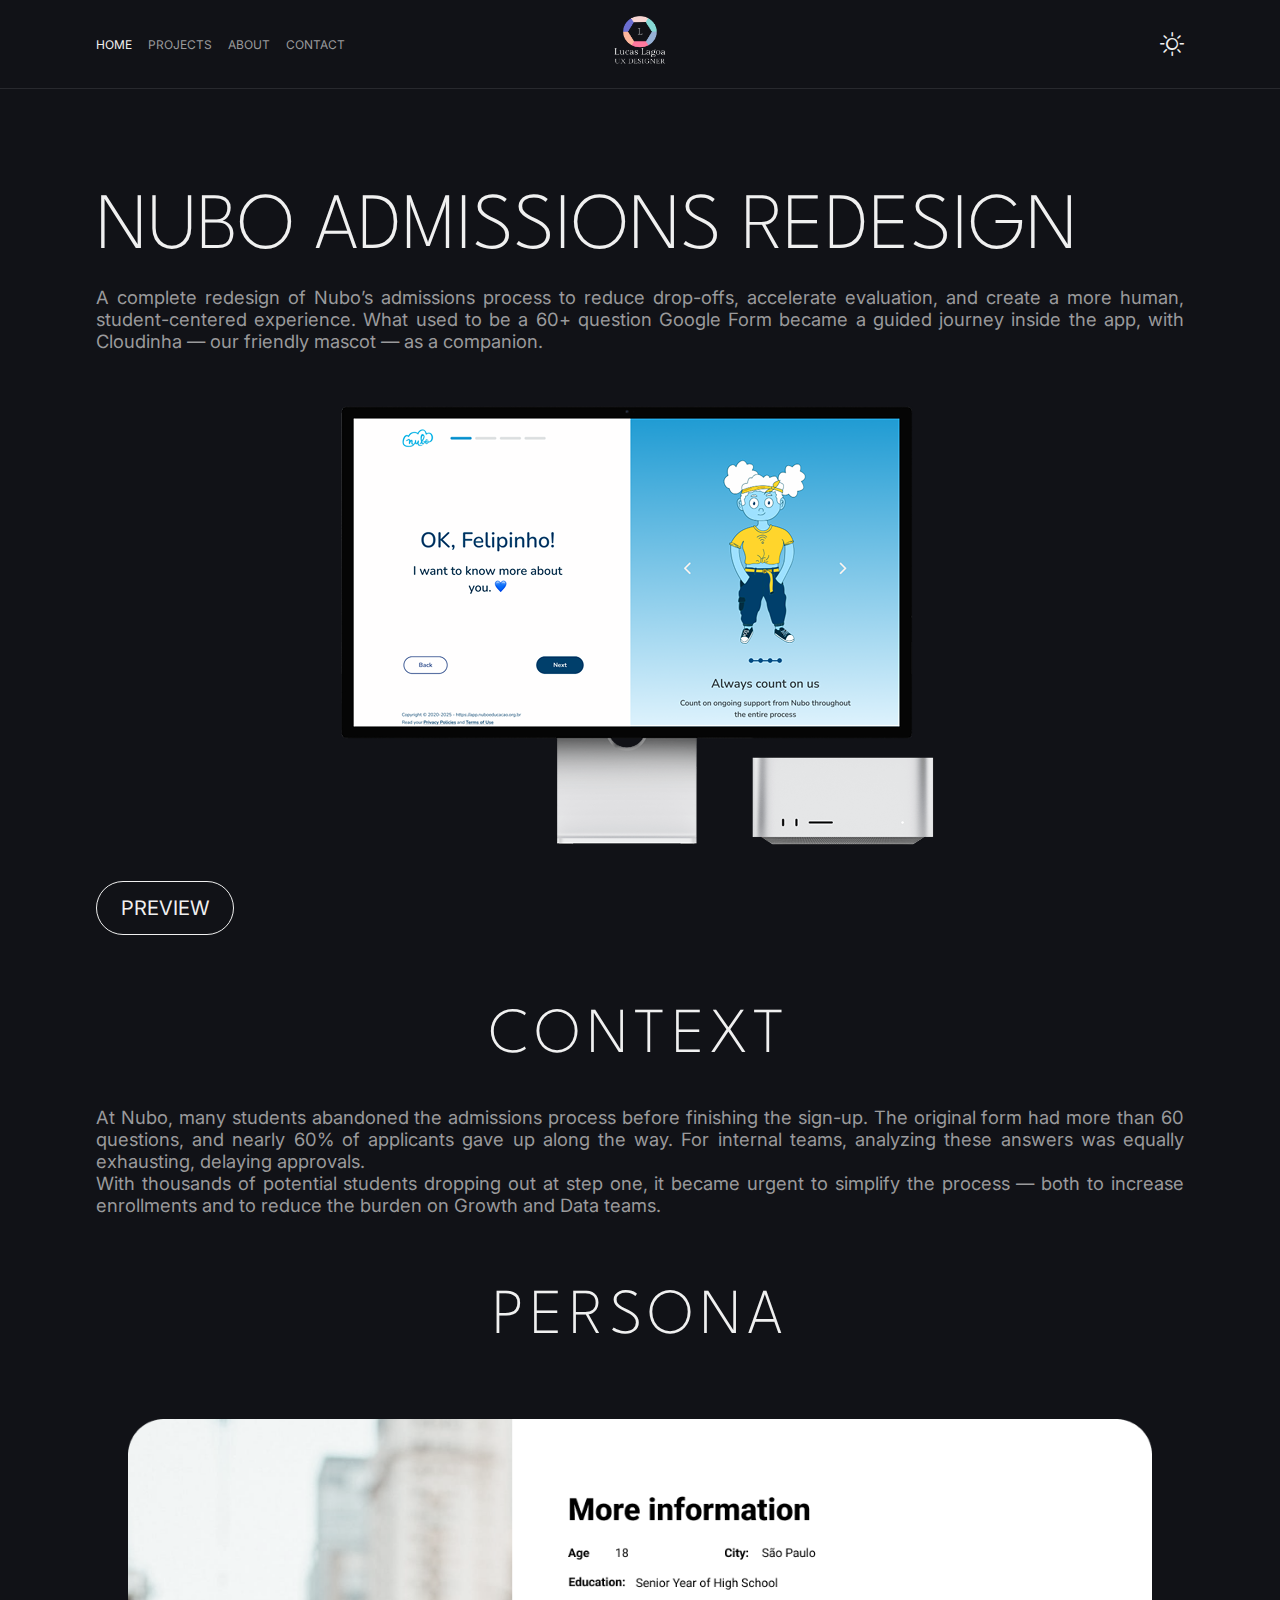
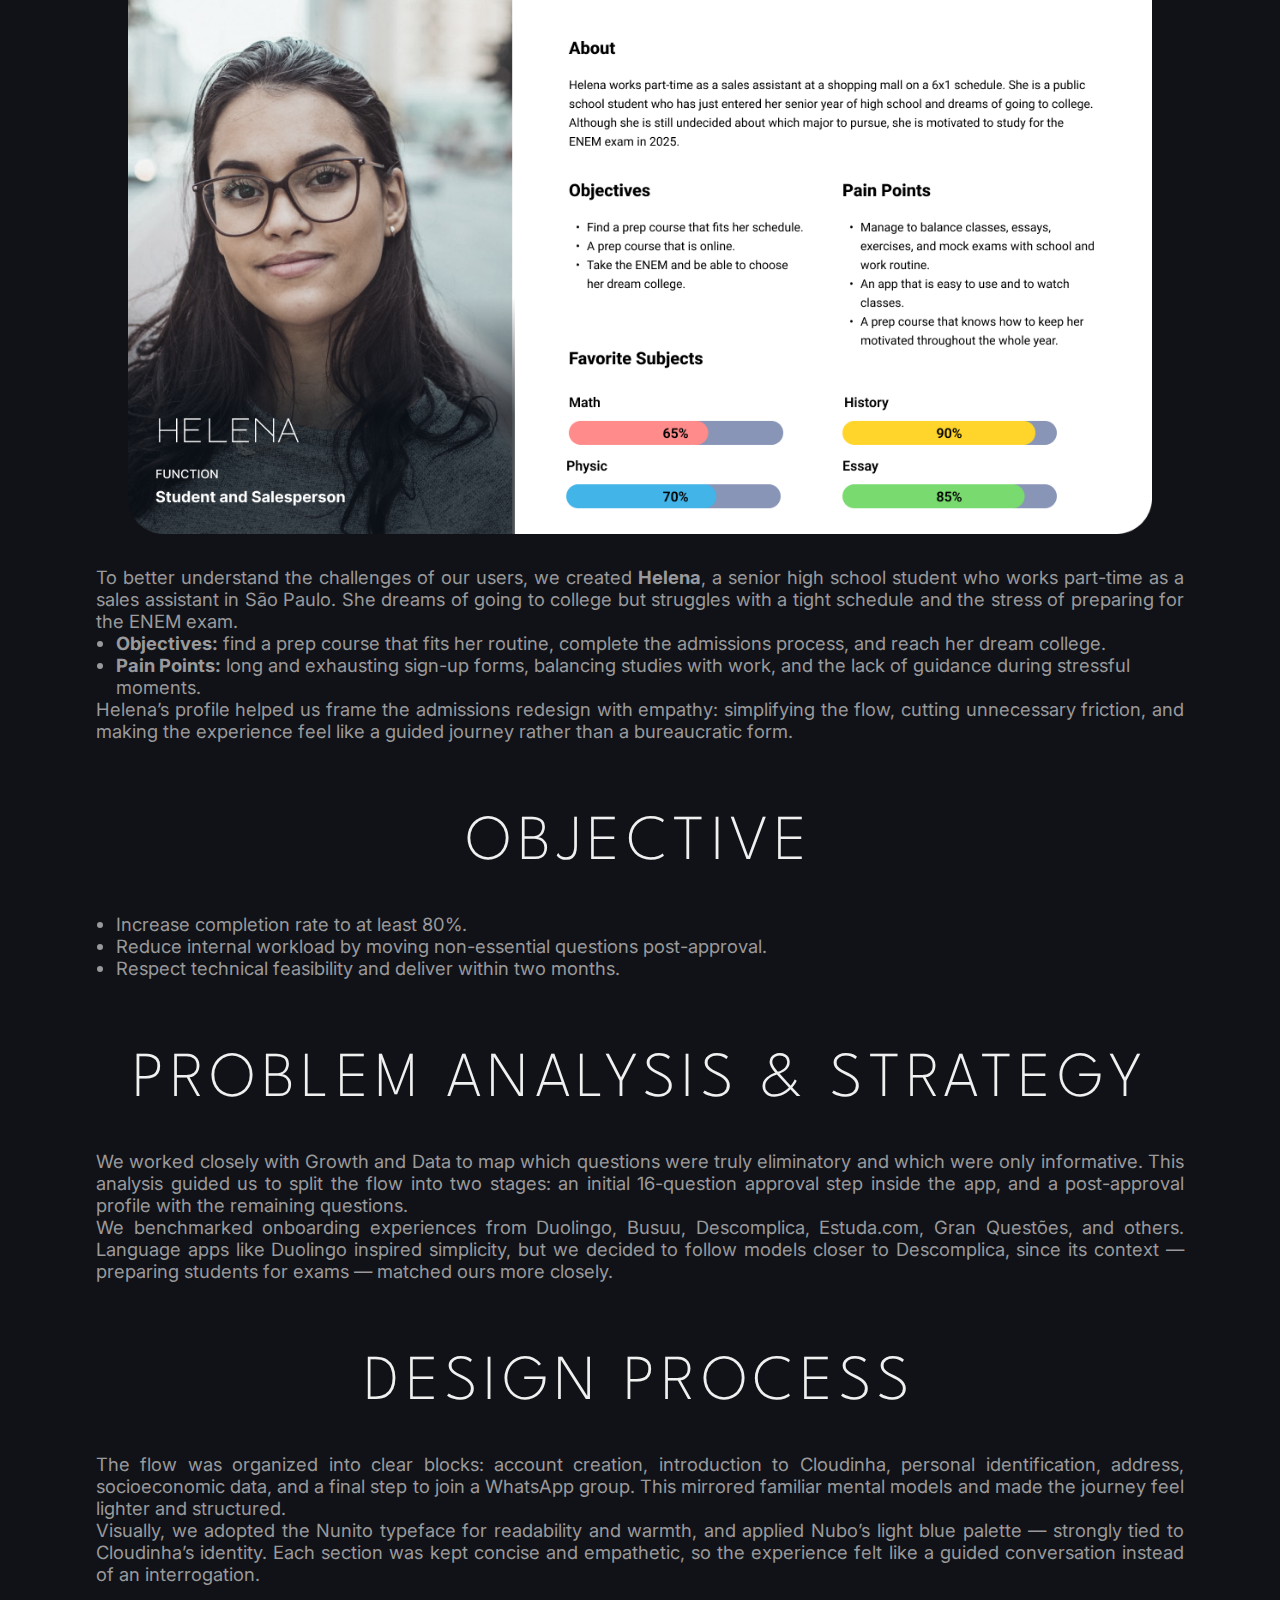
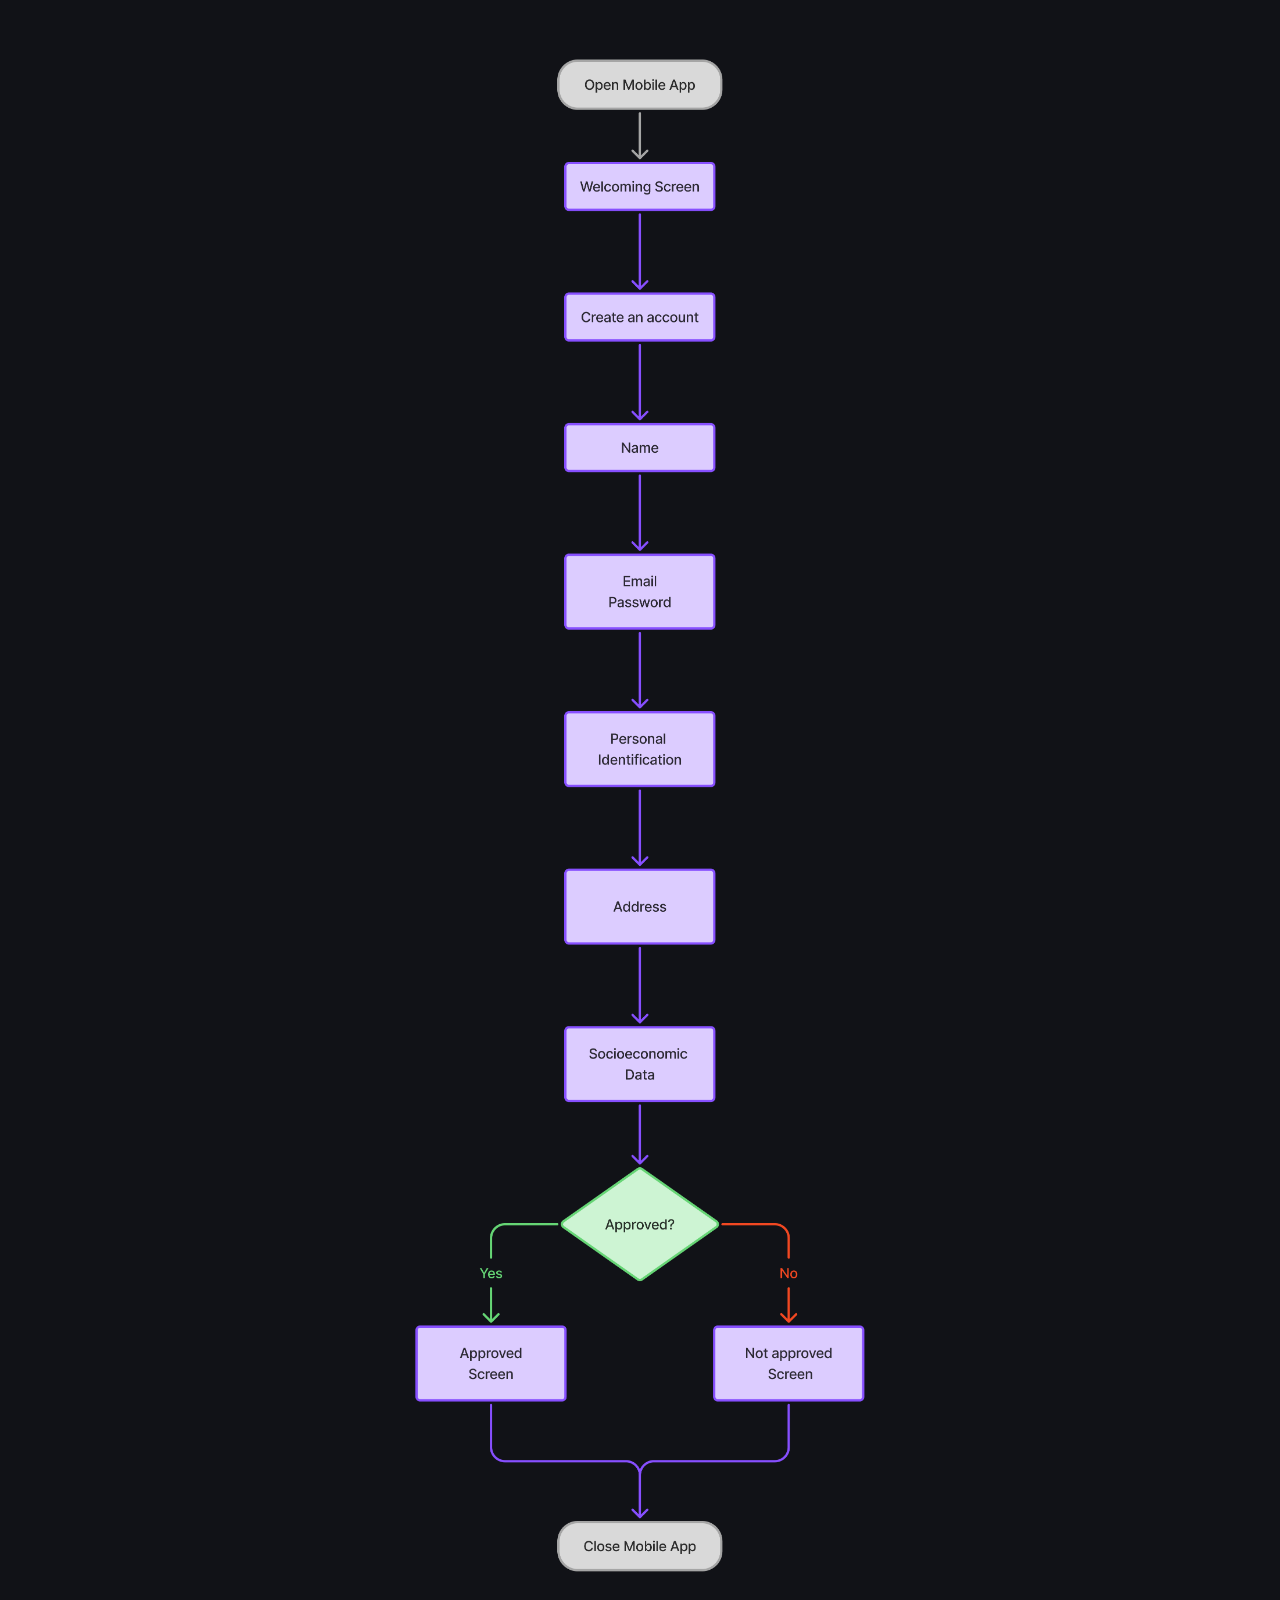
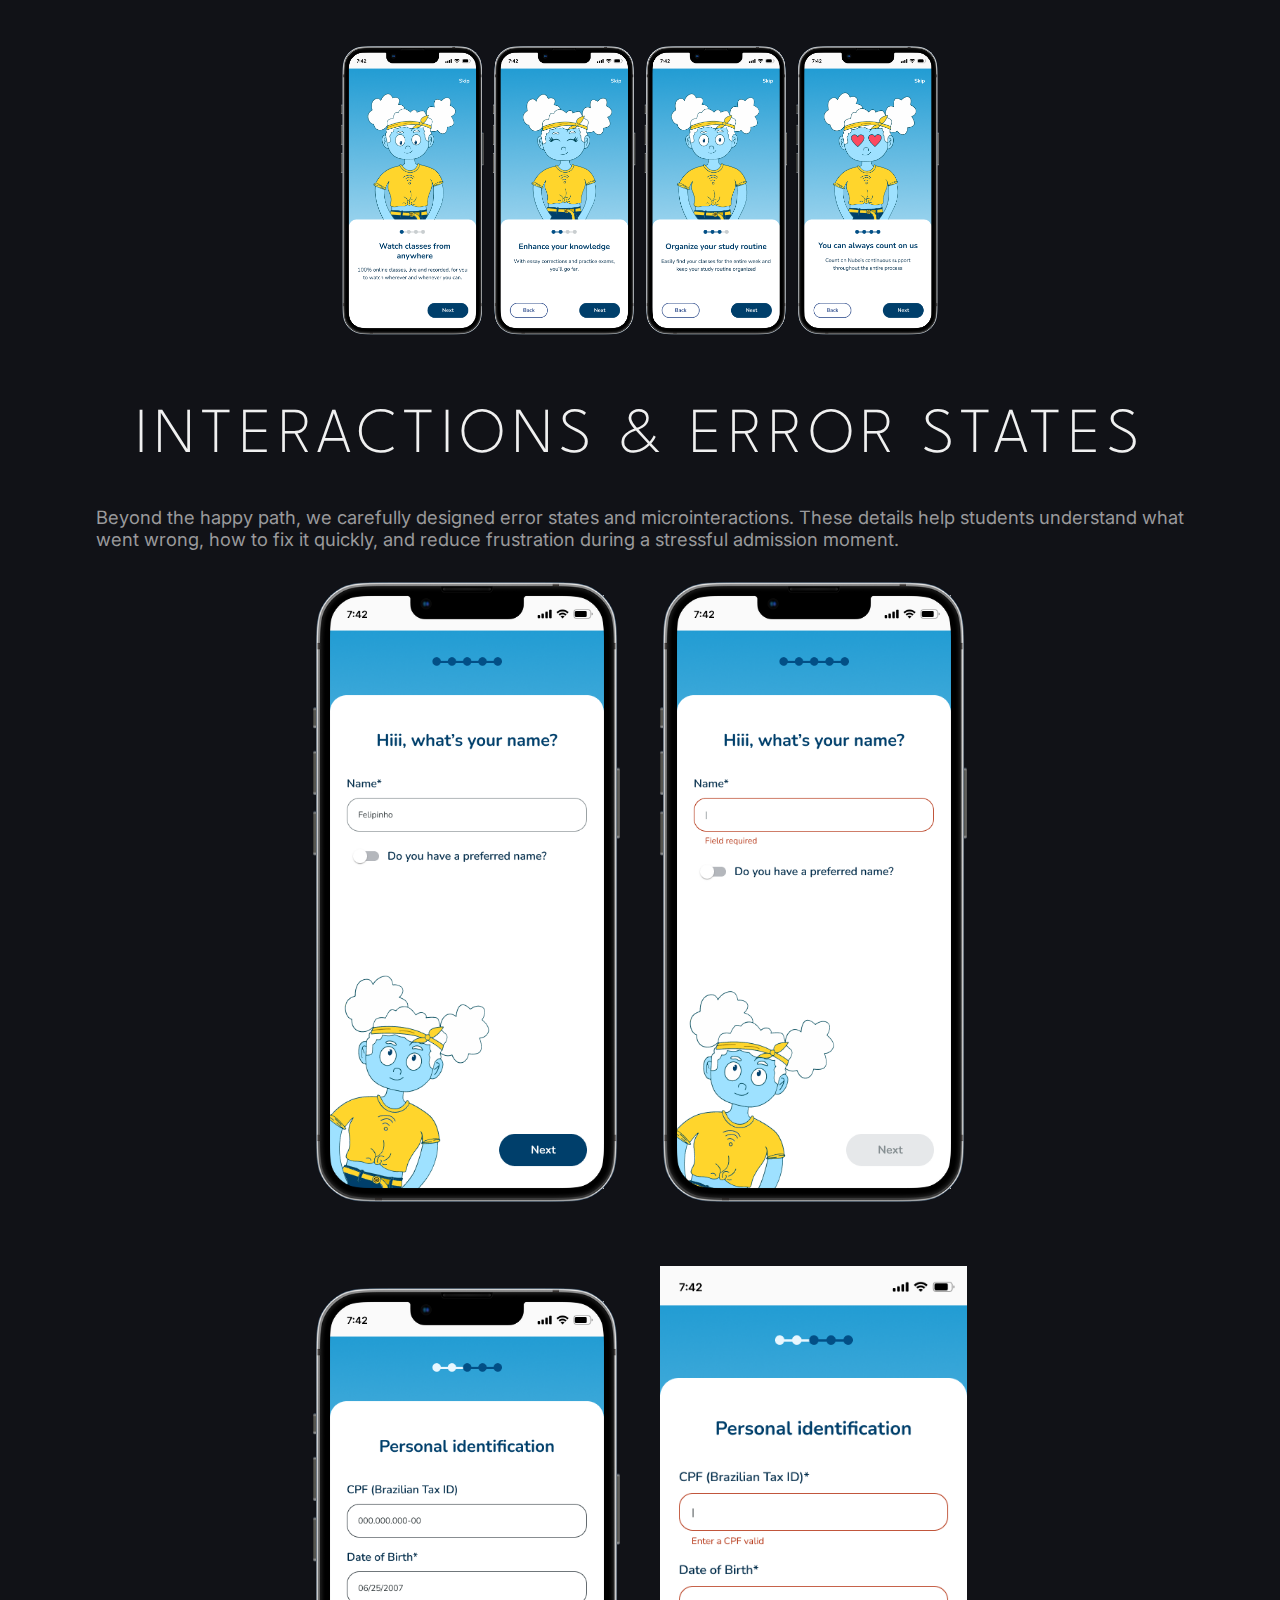
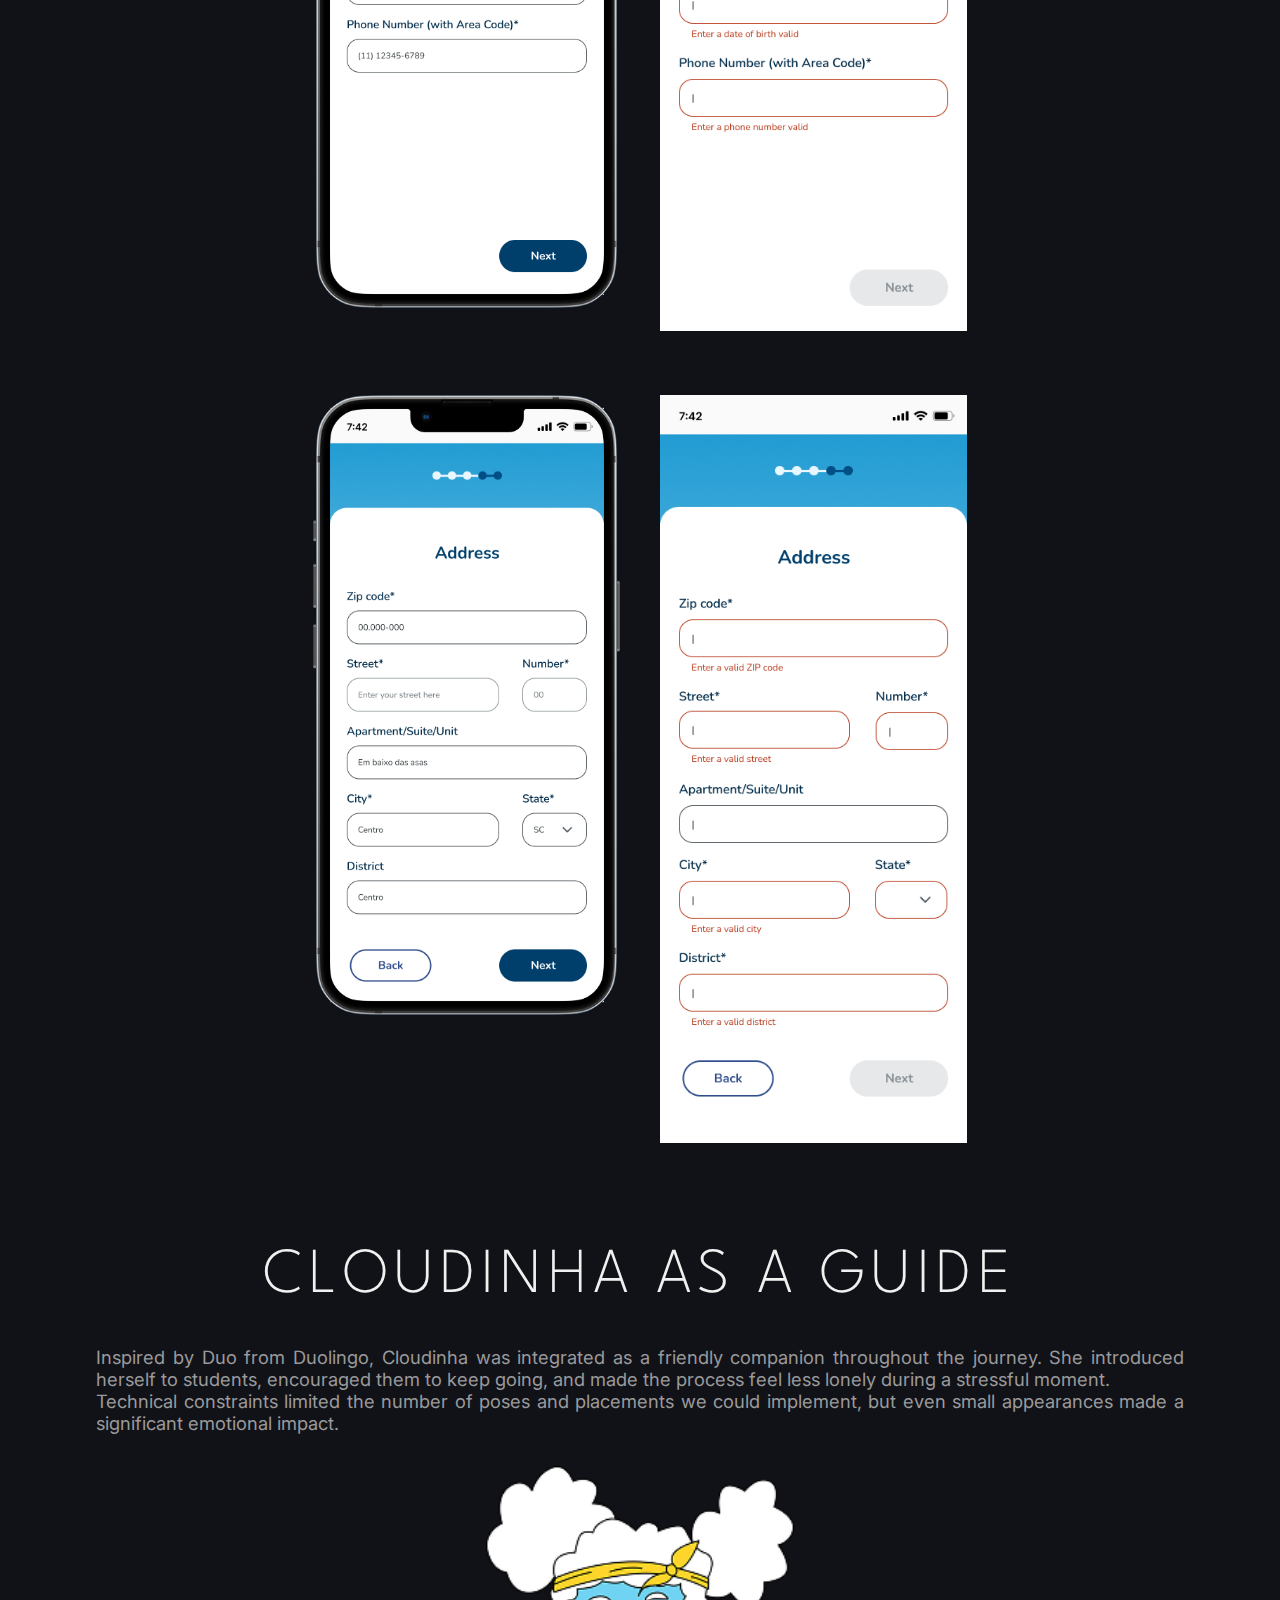
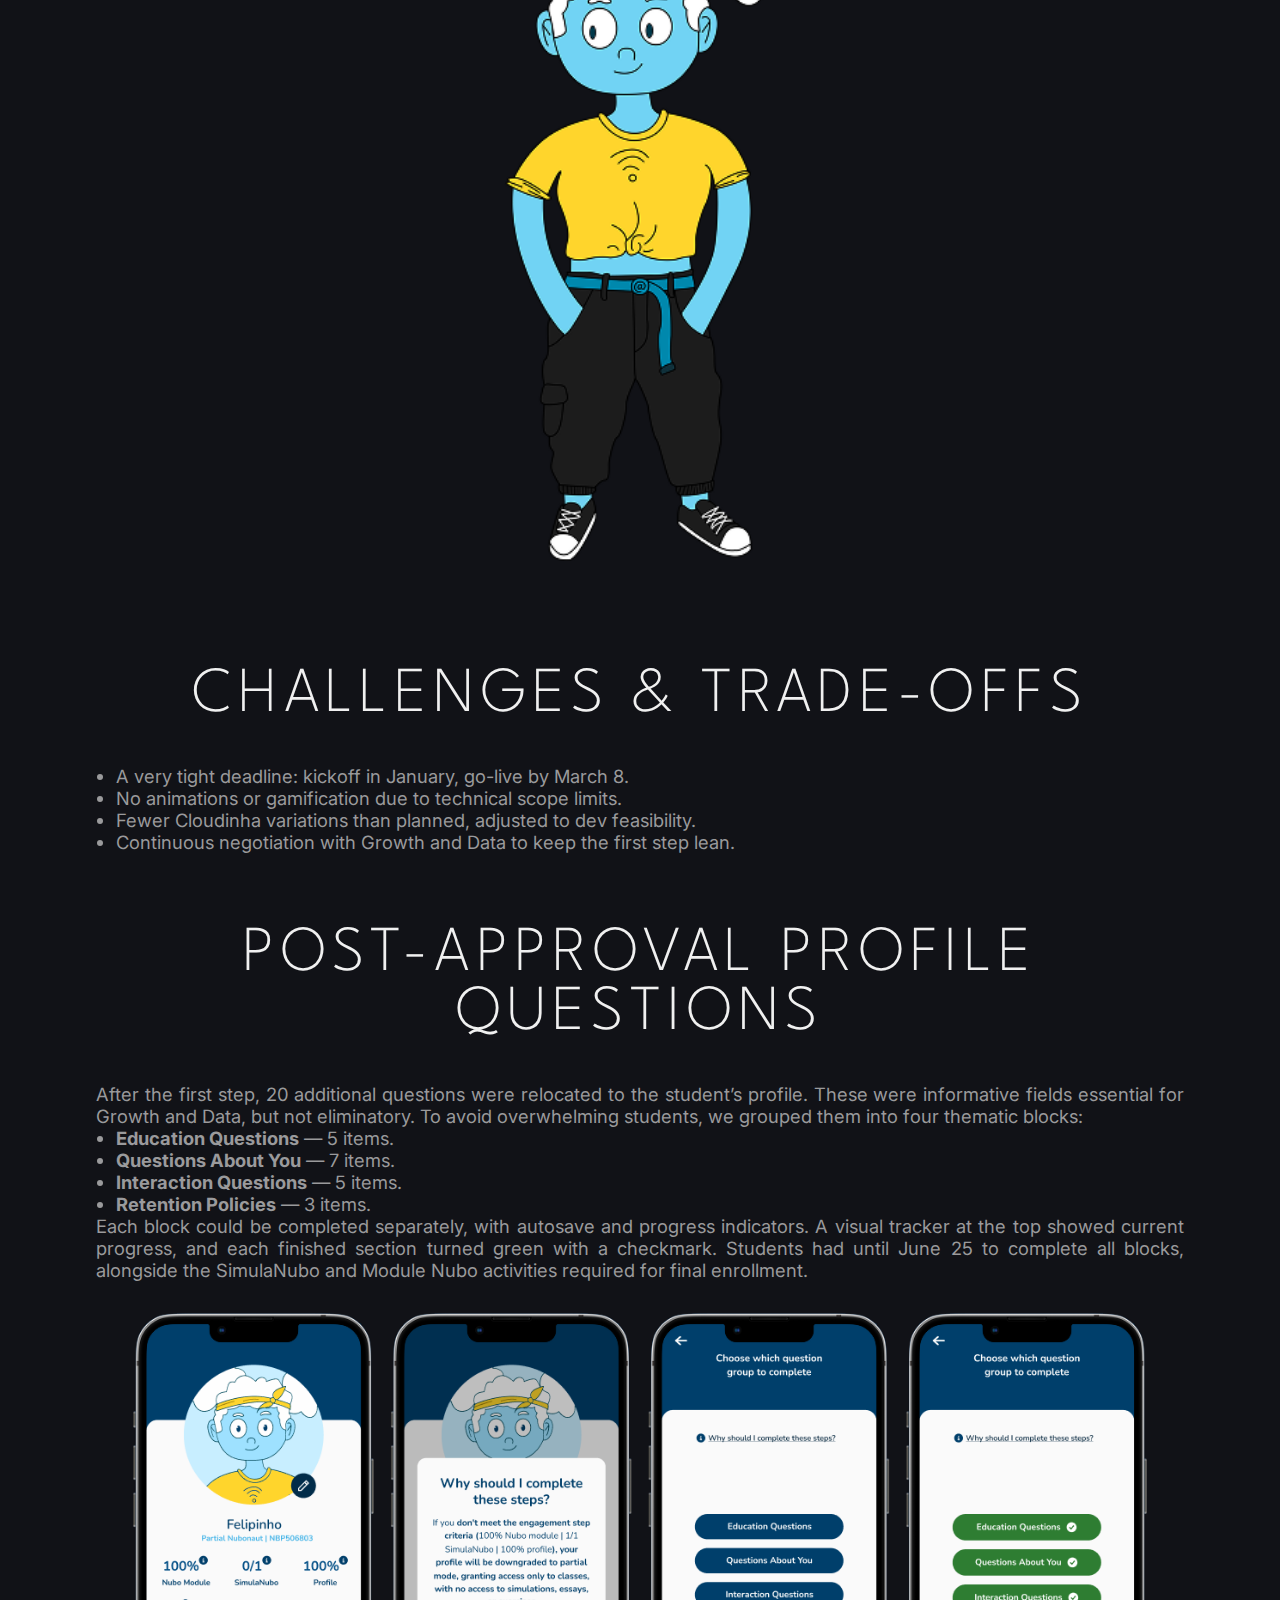
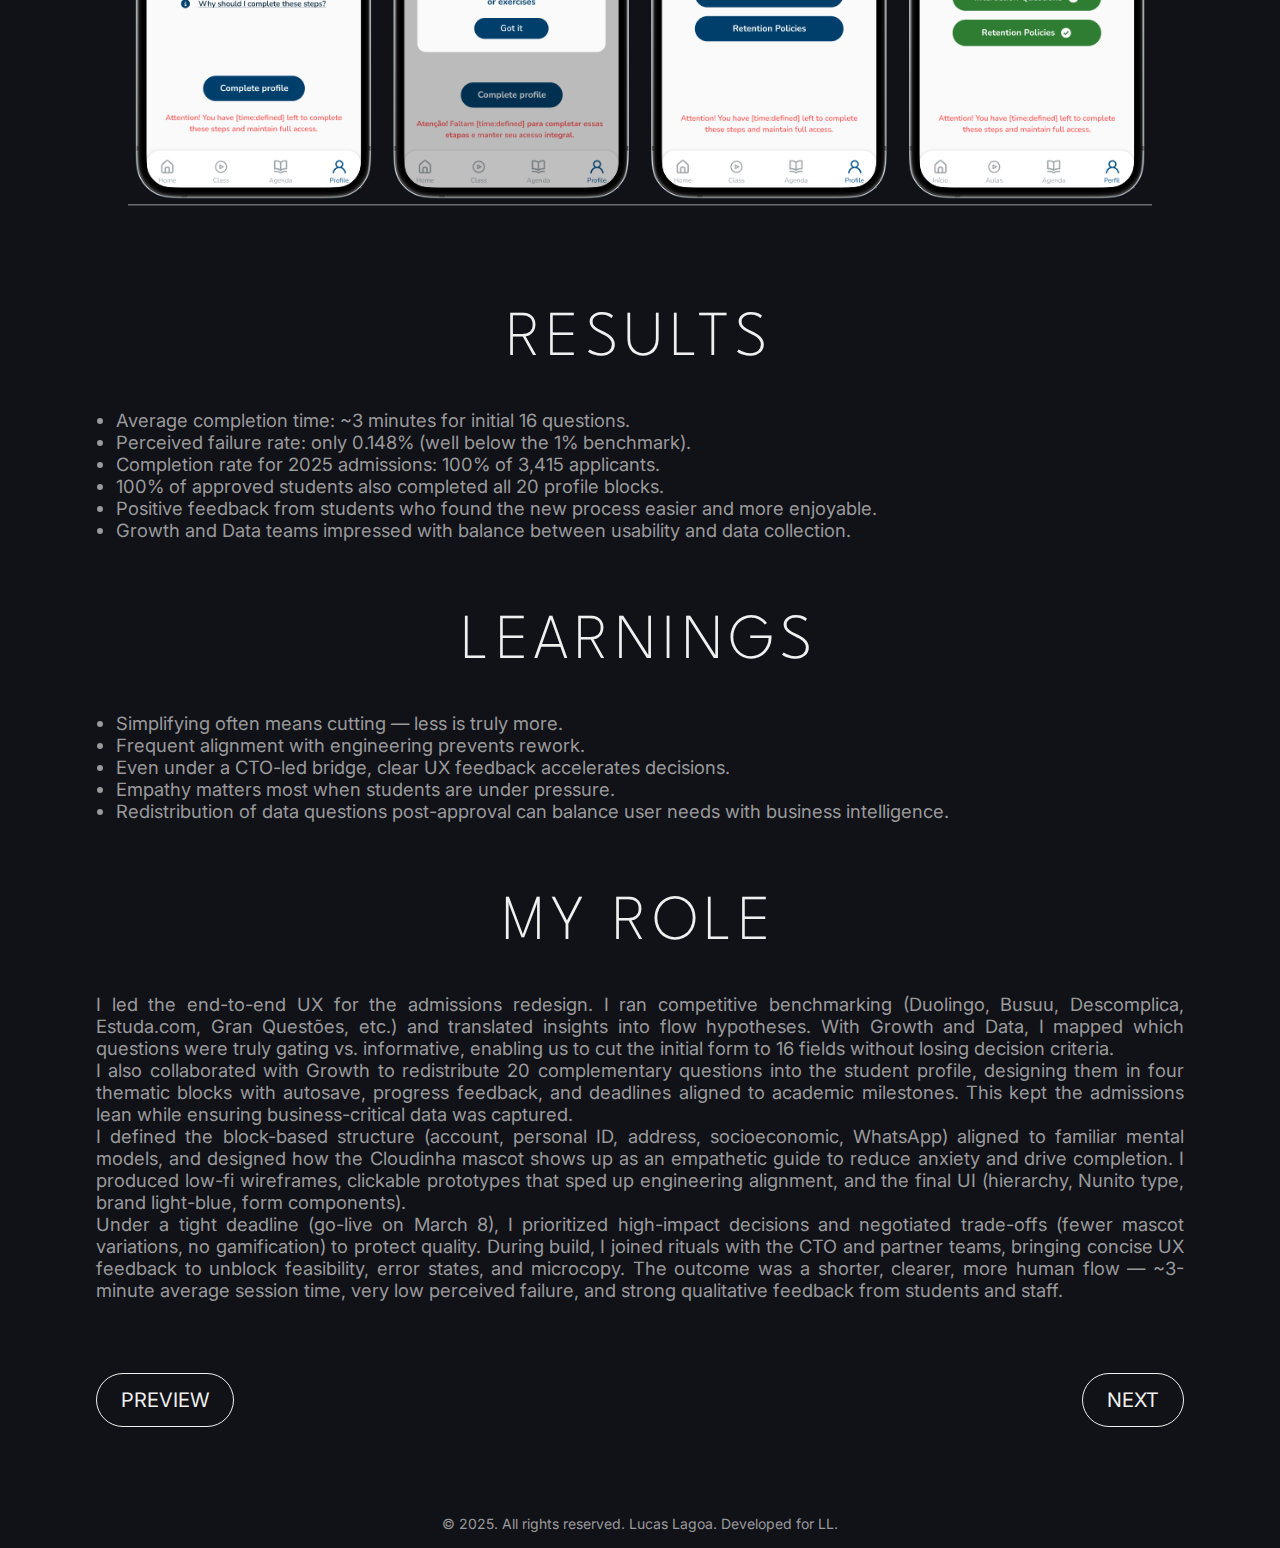
<file: admissionredesign.html>
<!DOCTYPE html>
<html lang="pt-BR" data-theme="dark">
<head>
  <meta charset="UTF-8">
  <meta name="viewport" content="width=device-width, initial-scale=1.0">
  <title>Lucas Lagoa | UX/UI and Front-end Portfolio</title>
  <meta name="description" content="Front-end developer Lucas Lagoa's portfolio to share projects and skills developed.">

  <link rel="shortcut icon" href="assets/favicon_io/favicon-32x32.png" type="image/x-icon">
  <link rel="stylesheet" href="https://cdn.jsdelivr.net/npm/bootstrap-icons@1.10.5/font/bootstrap-icons.css">
  <link rel="stylesheet" href="assets/css/styles.css">

  <!-- Google tag (gtag.js) -->
  <script async src="https://www.googletagmanager.com/gtag/js?id=G-FYG88WPY8D"></script>
  <script>
    window.dataLayer = window.dataLayer || [];
    function gtag(){dataLayer.push(arguments);}
    gtag('js', new Date());

    gtag('config', 'G-FYG88WPY8D');
  </script>

</head>

<body class="case1-page">

<header class="header">
    <nav class="header__nav">
      <ul class="menu menu--principal">
        <li class="menu__item">
          <a class="menu__link active" href="index.html#home">
            <span class="menu__text">Home</span>
          </a>
        </li>
        <li class="menu__item">
          <a class="menu__link" href="index.html#projetos-ux">
            <span class="menu__text">Projects</span>
          </a>
        </li>
        <li class="menu__item">
          <a class="menu__link" href="index.html#sobre">
            <span class="menu__text">about</span>
          </a>
        </li>
        <li class="menu__item">
          <a class="menu__link" href="index.html#contato">
            <span class="menu__text">Contact</span>
          </a>
        </li>
      </ul>
    </nav>
    <div class="header__brand">
      <a href="#home">
        <img class="brand__logo" src="assets/img/icons/logo.png" alt="Logo Lucas LAgoa" height="64px" width="64px">
      </a>
    </div>
    <div class="header__toggle">
      <i id="toggleTheme" class="bi bi-sun"></i>
    </div>
  </header>
  <nav class="nav--mobile">
    <ul class="menu menu--mobile">
      <li class="menu__item">
        <a class="menu__link active" href="index.html#home">
          <i class="menu__icon bi bi-house-door"></i>
          <span class="menu__text">Home</span>
        </a>
      </li>
      <li class="menu__item">
        <a class="menu__link" href="index.html#projetos-ux">
          <i class="menu__icon bi bi-window-stack"></i>
          <span class="menu__text">Projects</span>
        </a>
      </li>
      <li class="menu__item">
        <a class="menu__link" href="index.html#sobre">
          <i class="menu__icon bi bi-person"></i>
          <span class="menu__text">About</span>
        </a>
      </li>
      <li class="menu__item">
        <a class="menu__link" href="index.html#contato">
          <i class="menu__icon bi bi-envelope"></i>
          <span class="menu__text">Contact</span>
        </a>
      </li>
    </ul>
  </nav>

<main>

  <!-- INTRO / HERO -->
  <section>
    <h1>Nubo Admissions Redesign</h1>
    <p>
      A complete redesign of Nubo’s admissions process to reduce drop-offs, 
      accelerate evaluation, and create a more human, student-centered experience. 
      What used to be a 60+ question Google Form became a guided journey inside the app, 
      with Cloudinha — our friendly mascot — as a companion.
    </p>

    <div class="card card__single">
      <img class="card__cover" src="assets/img/Mockups Nubo/Redesign AP.png" alt="Onboarding Redesign">
    </div>

    <div class="description__buttons">
      <a href="https://www.figma.com/proto/yCVNyeWdX6cvO3VZbRRoHL/Portolio-dev?page-id=59%3A6660&node-id=59-6796&viewport=212%2C82%2C0.22&t=1q5jx1Z2L1ho9Eb5-1&scaling=min-zoom&content-scaling=fixed" target="_blank" rel="noopener noreferrer" class="btn btn--primary">
          <span>Preview</span>
      </a>
    </div>
  </section>

  <!-- CONTEXT -->
  <section>
    <h2>Context</h2>
    <p>
      At Nubo, many students abandoned the admissions process before finishing the 
      sign-up. The original form had more than 60 questions, and nearly 60% of applicants 
      gave up along the way. For internal teams, analyzing these answers was equally 
      exhausting, delaying approvals.
    </p>
    <p>
      With thousands of potential students dropping out at step one, it became urgent to 
      simplify the process — both to increase enrollments and to reduce the burden on 
      Growth and Data teams.
    </p>
  </section>

    <!-- PERSONA -->
    <section>
      <h2>Persona</h2>
      <div class="card card__single">
        <img src="assets/cases/Persona/Persona Helena NUBO.png" alt="Persona Helena - Student and Salesperson">
      </div>
      <p>
        To better understand the challenges of our users, we created <strong>Helena</strong>, 
        a senior high school student who works part-time as a sales assistant in São Paulo. 
        She dreams of going to college but struggles with a tight schedule and the stress of 
        preparing for the ENEM exam.
      </p>
      <ul class="card__list">
        <li><strong>Objectives:</strong> find a prep course that fits her routine, complete the admissions process, and reach her dream college.</li>
        <li><strong>Pain Points:</strong> long and exhausting sign-up forms, balancing studies with work, and the lack of guidance during stressful moments.</li>
      </ul>
      <p>
        Helena’s profile helped us frame the admissions redesign with empathy: 
        simplifying the flow, cutting unnecessary friction, and making the experience 
        feel like a guided journey rather than a bureaucratic form.
      </p>
    </section>
  

  <!-- OBJECTIVE -->
  <section>
    <h2>Objective</h2>
    <ul class="card__list">
      <li>Increase completion rate to at least 80%.</li>
      <li>Reduce internal workload by moving non-essential questions post-approval.</li>
      <li>Respect technical feasibility and deliver within two months.</li>
    </ul>
  </section>

  <!-- STRATEGY -->
  <section>
    <h2>Problem Analysis & Strategy</h2>
    <p>
      We worked closely with Growth and Data to map which questions were truly 
      eliminatory and which were only informative. This analysis guided us to split the 
      flow into two stages: an initial 16-question approval step inside the app, and a 
      post-approval profile with the remaining questions.
    </p>
    <p>
      We benchmarked onboarding experiences from Duolingo, Busuu, Descomplica, 
      Estuda.com, Gran Questões, and others. Language apps like Duolingo inspired 
      simplicity, but we decided to follow models closer to Descomplica, since its 
      context — preparing students for exams — matched ours more closely.
    </p>
  </section>

  <!-- PROCESS -->
  <section>
    <h2>Design Process</h2>
    <p>
      The flow was organized into clear blocks: account creation, introduction to 
      Cloudinha, personal identification, address, socioeconomic data, and a final step 
      to join a WhatsApp group. This mirrored familiar mental models and made the 
      journey feel lighter and structured.
    </p>
    <p>
      Visually, we adopted the Nunito typeface for readability and warmth, and applied 
      Nubo’s light blue palette — strongly tied to Cloudinha’s identity. Each section was 
      kept concise and empathetic, so the experience felt like a guided conversation 
      instead of an interrogation.
    </p>

    <div class="card__diagram">
      <img class="card__cover" src="assets/cases/case1/User-diagram.png" alt="Redesigned admissions flow">
    </div>

    <div class="card__welcome">
      <img class="card__cover" src="assets/cases/case1/welcome-cloudinha.png" alt="Wireframe Cloudinha">
    </div>
  </section>

  <!-- INTERACTIONS & ERROR STATES -->
  <section>
    <h2>Interactions & Error States</h2>
    <p>
      Beyond the happy path, we carefully designed error states and microinteractions. 
      These details help students understand what went wrong, how to fix it quickly, 
      and reduce frustration during a stressful admission moment.
    </p>

    <div class="card card__nome">
      <img src="assets/cases/case1/Telas digitadas - erradas/nome digitado.png" alt="Screen asking for the user's name">
      <img src="assets/cases/case1/Telas digitadas - erradas/nome erro.png" alt="Screen asking for the user's name in wrong status">
    </div>

    <div class="card">
      <img src="assets/cases/case1/Telas digitadas - erradas/ID Pessoal digitado.png" alt="Screen asking for personal information">
      <img src="assets/cases/case1/Telas digitadas - erradas/ID Pessoal erro.png" alt="Screen asking for personal information in wrong status">
    </div>

    <div class="card card__address">
      <img src="assets/cases/case1/Telas digitadas - erradas/Endereço digitado.png" alt="Screen asking for user's address information">
      <img src="assets/cases/case1/Telas digitadas - erradas/Endereço erro.png" alt="Screen asking for user's address information in wrong status">
    </div>
  </section>

  <!-- CLOUDINHA -->
  <section>
    <h2>Cloudinha as a Guide</h2>
    <p>
      Inspired by Duo from Duolingo, Cloudinha was integrated as a friendly companion 
      throughout the journey. She introduced herself to students, encouraged them to 
      keep going, and made the process feel less lonely during a stressful moment.
    </p>
    <p>
      Technical constraints limited the number of poses and placements we could 
      implement, but even small appearances made a significant emotional impact.
    </p>

    <div class="card">
      <img src="assets/cases/case1/Cloudinha.png" alt="Cloudinha mascot">
    </div>
  </section>

  <!-- CHALLENGES -->
  <section>
    <h2>Challenges & Trade-offs</h2>
    <ul class="card__list">
      <li>A very tight deadline: kickoff in January, go-live by March 8.</li>
      <li>No animations or gamification due to technical scope limits.</li>
      <li>Fewer Cloudinha variations than planned, adjusted to dev feasibility.</li>
      <li>Continuous negotiation with Growth and Data to keep the first step lean.</li>
    </ul>
  </section>

  <!-- POST-APPROVAL PROFILE QUESTIONS -->
  <section>
    <h2>Post-Approval Profile Questions</h2>
    <p>
      After the first step, 20 additional questions were relocated to the student’s profile. 
      These were informative fields essential for Growth and Data, but not eliminatory. 
      To avoid overwhelming students, we grouped them into four thematic blocks:
    </p>
    <ul class="card__list">
      <li><strong>Education Questions</strong> — 5 items.</li>
      <li><strong>Questions About You</strong> — 7 items.</li>
      <li><strong>Interaction Questions</strong> — 5 items.</li>
      <li><strong>Retention Policies</strong> — 3 items.</li>
    </ul>
    <p>
      Each block could be completed separately, with autosave and progress indicators. 
      A visual tracker at the top showed current progress, and each finished section 
      turned green with a checkmark. Students had until June 25 to complete all blocks, 
      alongside the SimulaNubo and Module Nubo activities required for final enrollment.
    </p>

    <!-- Insert mockups/screens of the profile questions blocks here -->
    <div class="card card__single">
      <img src="assets/cases/case3/Profile-screen.png" alt="Profile blocks with questions (mockup)">
    </div>
  </section>

  <!-- RESULTS -->
  <section>
    <h2>Results</h2>
    <ul class="card__list">
      <li>Average completion time: ~3 minutes for initial 16 questions.</li>
      <li>Perceived failure rate: only 0.148% (well below the 1% benchmark).</li>
      <li>Completion rate for 2025 admissions: 100% of 3,415 applicants.</li>
      <li>100% of approved students also completed all 20 profile blocks.</li>
      <li>Positive feedback from students who found the new process easier and more enjoyable.</li>
      <li>Growth and Data teams impressed with balance between usability and data collection.</li>
    </ul>
  </section>

  <!-- LEARNINGS -->
  <section>
    <h2>Learnings</h2>
    <ul class="card__list">
      <li>Simplifying often means cutting — less is truly more.</li>
      <li>Frequent alignment with engineering prevents rework.</li>
      <li>Even under a CTO-led bridge, clear UX feedback accelerates decisions.</li>
      <li>Empathy matters most when students are under pressure.</li>
      <li>Redistribution of data questions post-approval can balance user needs with business intelligence.</li>
    </ul>
  </section>

  <!-- ROLE -->
  <section>
    <h2>My Role</h2>
    <p>
      I led the end-to-end UX for the admissions redesign. I ran competitive 
      benchmarking (Duolingo, Busuu, Descomplica, Estuda.com, Gran Questões, etc.) and 
      translated insights into flow hypotheses. With Growth and Data, I mapped which 
      questions were truly gating vs. informative, enabling us to cut the initial form to 
      16 fields without losing decision criteria.
    </p>
    <p>
      I also collaborated with Growth to redistribute 20 complementary questions into the 
      student profile, designing them in four thematic blocks with autosave, progress 
      feedback, and deadlines aligned to academic milestones. This kept the admissions 
      lean while ensuring business-critical data was captured.
    </p>
    <p>
      I defined the block-based structure (account, personal ID, address, socioeconomic, 
      WhatsApp) aligned to familiar mental models, and designed how the Cloudinha mascot 
      shows up as an empathetic guide to reduce anxiety and drive completion. I produced 
      low-fi wireframes, clickable prototypes that sped up engineering alignment, and the 
      final UI (hierarchy, Nunito type, brand light-blue, form components).
    </p>
    <p>
      Under a tight deadline (go-live on March 8), I prioritized high-impact decisions and 
      negotiated trade-offs (fewer mascot variations, no gamification) to protect quality. 
      During build, I joined rituals with the CTO and partner teams, bringing concise UX 
      feedback to unblock feasibility, error states, and microcopy. The outcome was a 
      shorter, clearer, more human flow — ~3-minute average session time, very low 
      perceived failure, and strong qualitative feedback from students and staff.
    </p>
  </section>

  <!-- CTA -->
  <section>
    <div class="description__buttons">
      <a class="btn btn--primary"  href="https://www.figma.com/proto/yCVNyeWdX6cvO3VZbRRoHL/Portolio-dev?page-id=59%3A6660&node-id=59-6796&viewport=212%2C82%2C0.22&t=1q5jx1Z2L1ho9Eb5-1&scaling=min-zoom&content-scaling=fixed" target="_blank" rel="noopener noreferrer">
          <span>Preview</span>   
      </a>

      <a href="appredesign.html"rel="noopener noreferrer"
          class="btn btn--primary">
          <span>Next</span>          
      </a>
    </div>
  </section>

</main>


<footer>
  <p>
    © 2025. All rights reserved. Lucas Lagoa. Developed for <a href="https://github.com/llagoa">LL</a>.
  </p>
</footer>

<script src="assets/js/scripts.js"></script>
</body>
</html>
</file>
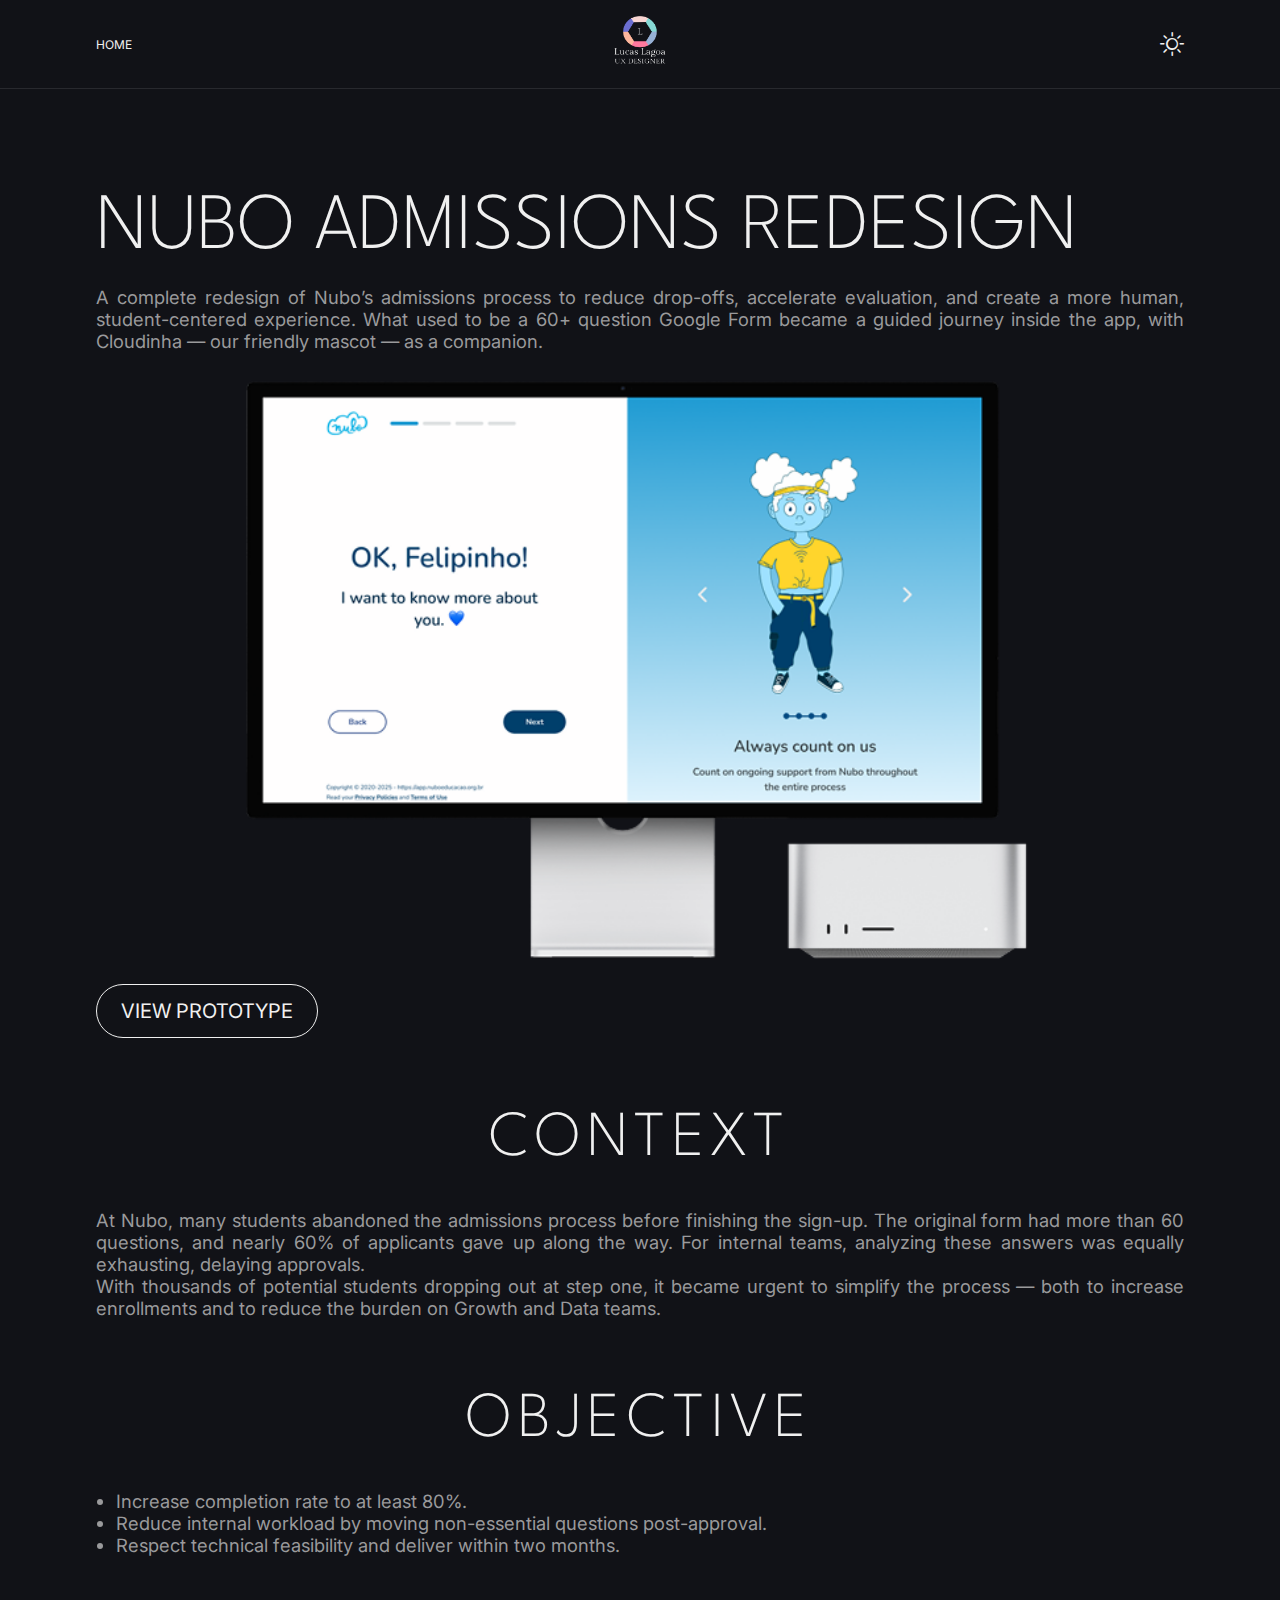
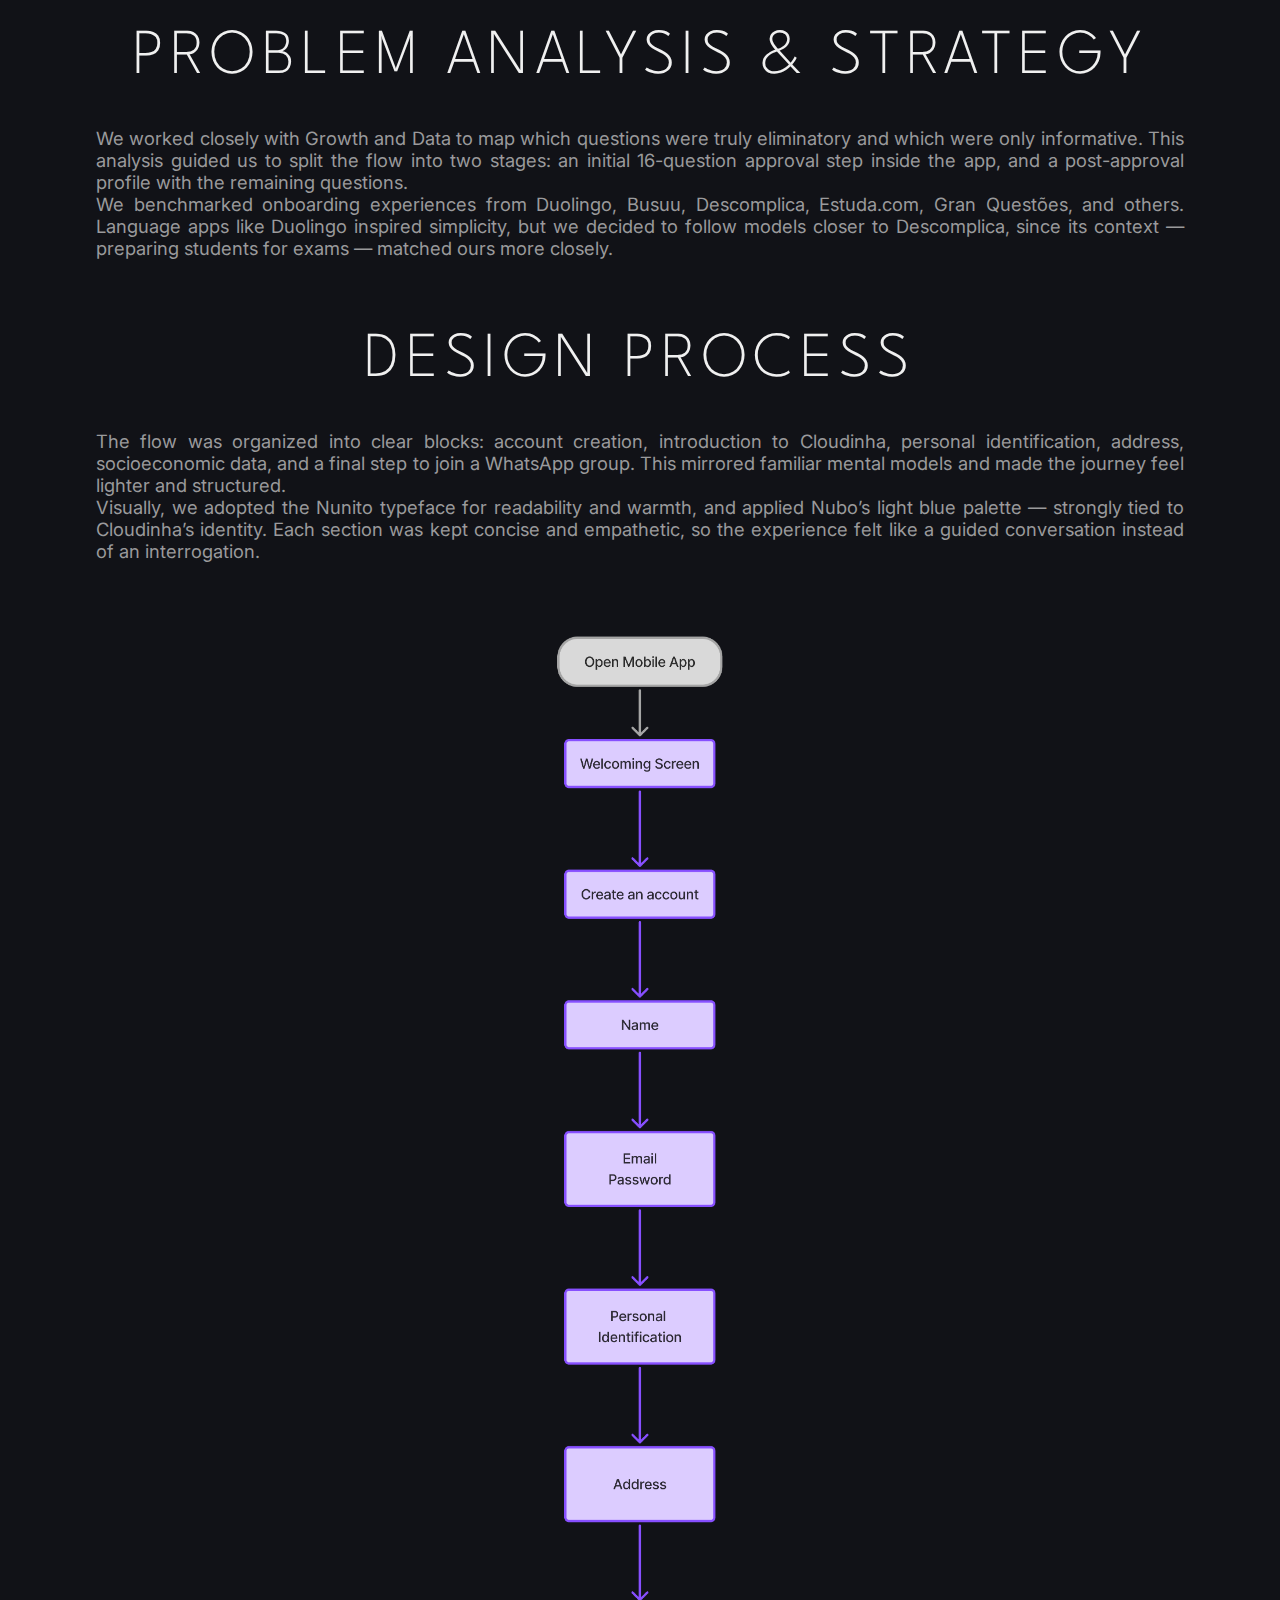
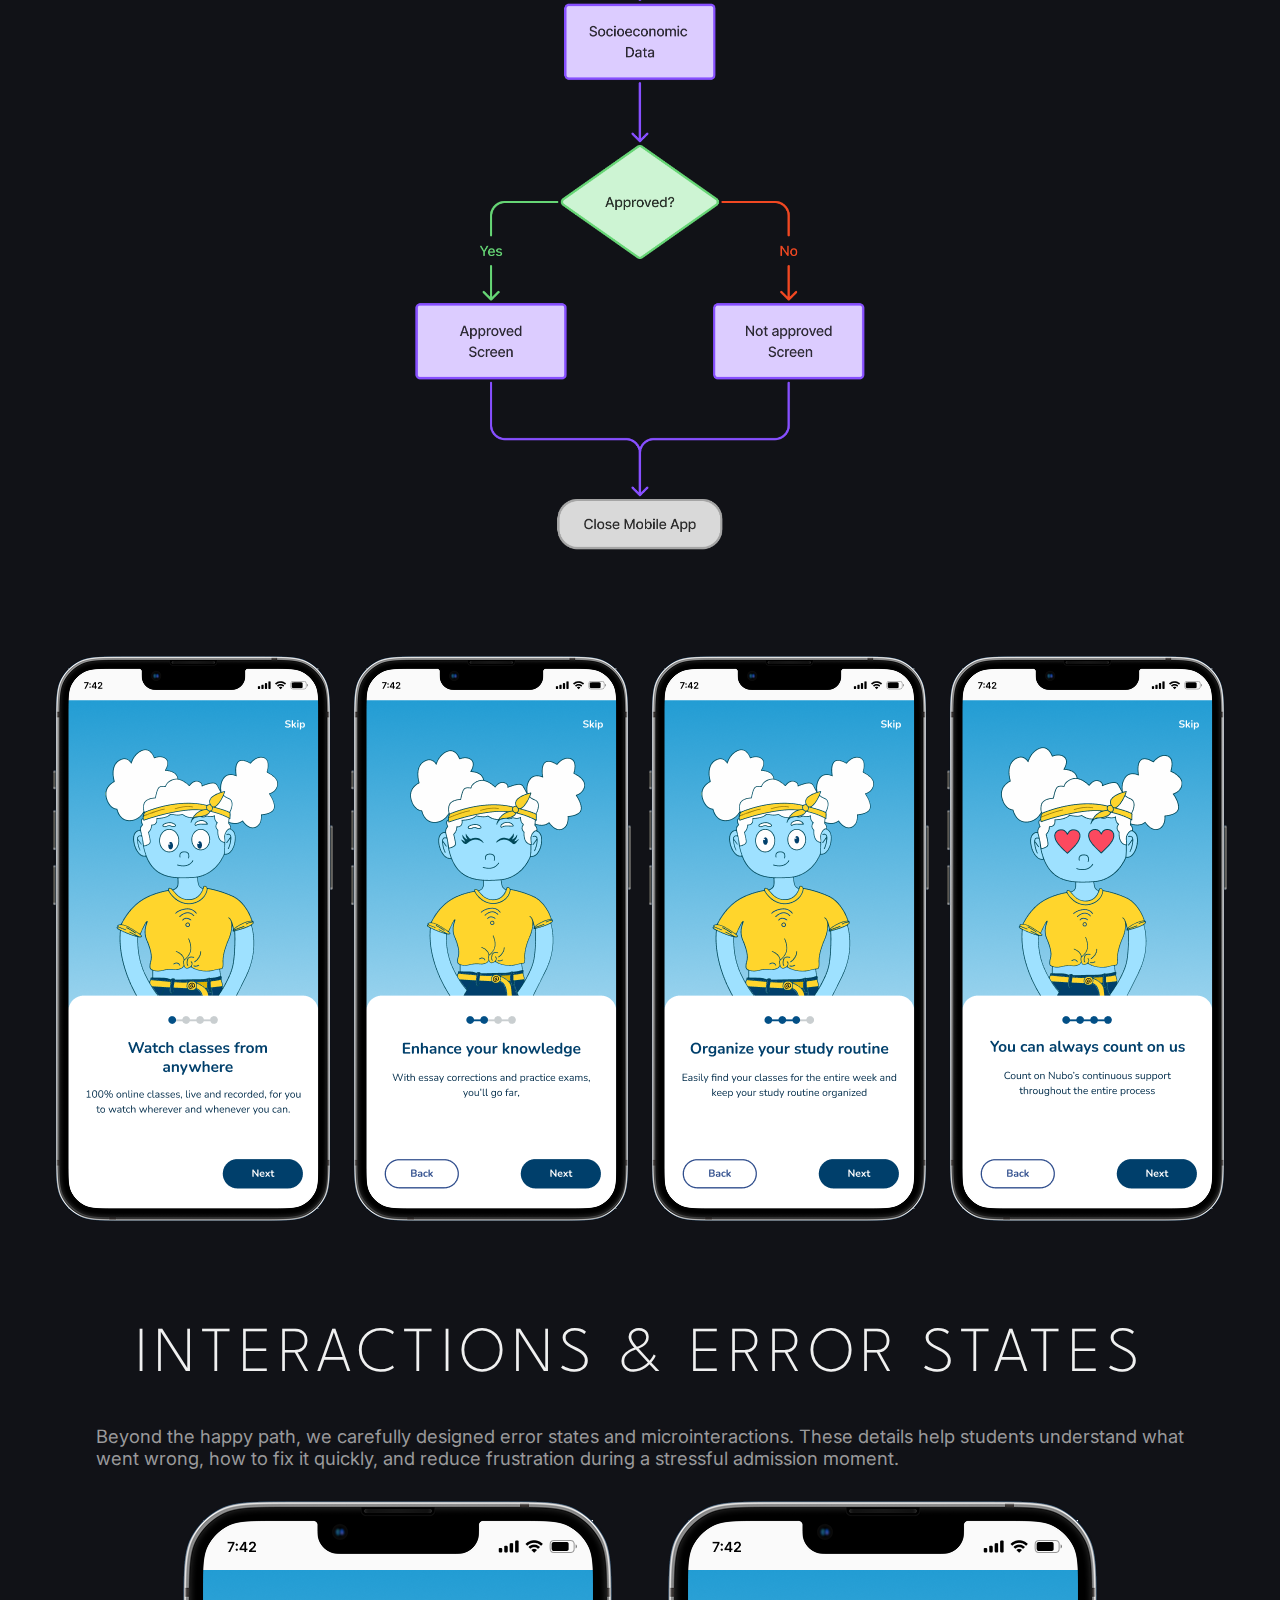
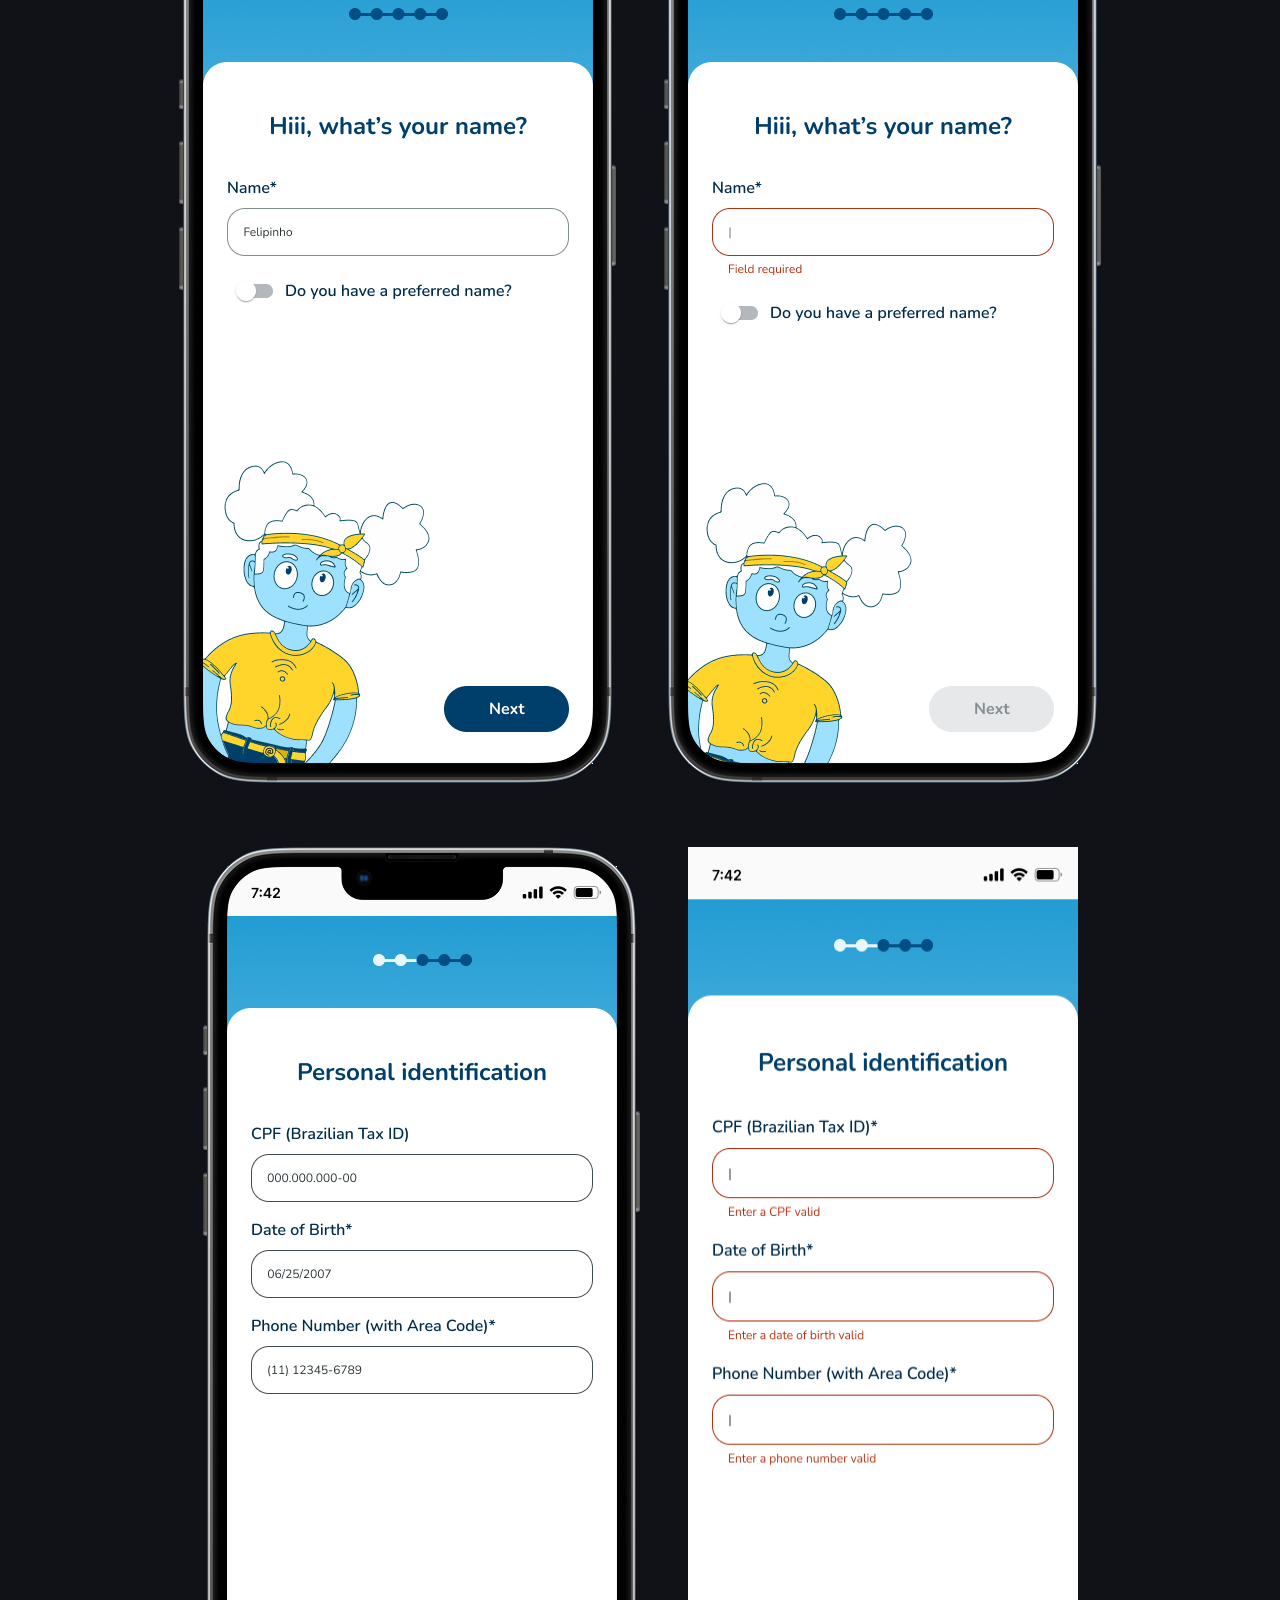
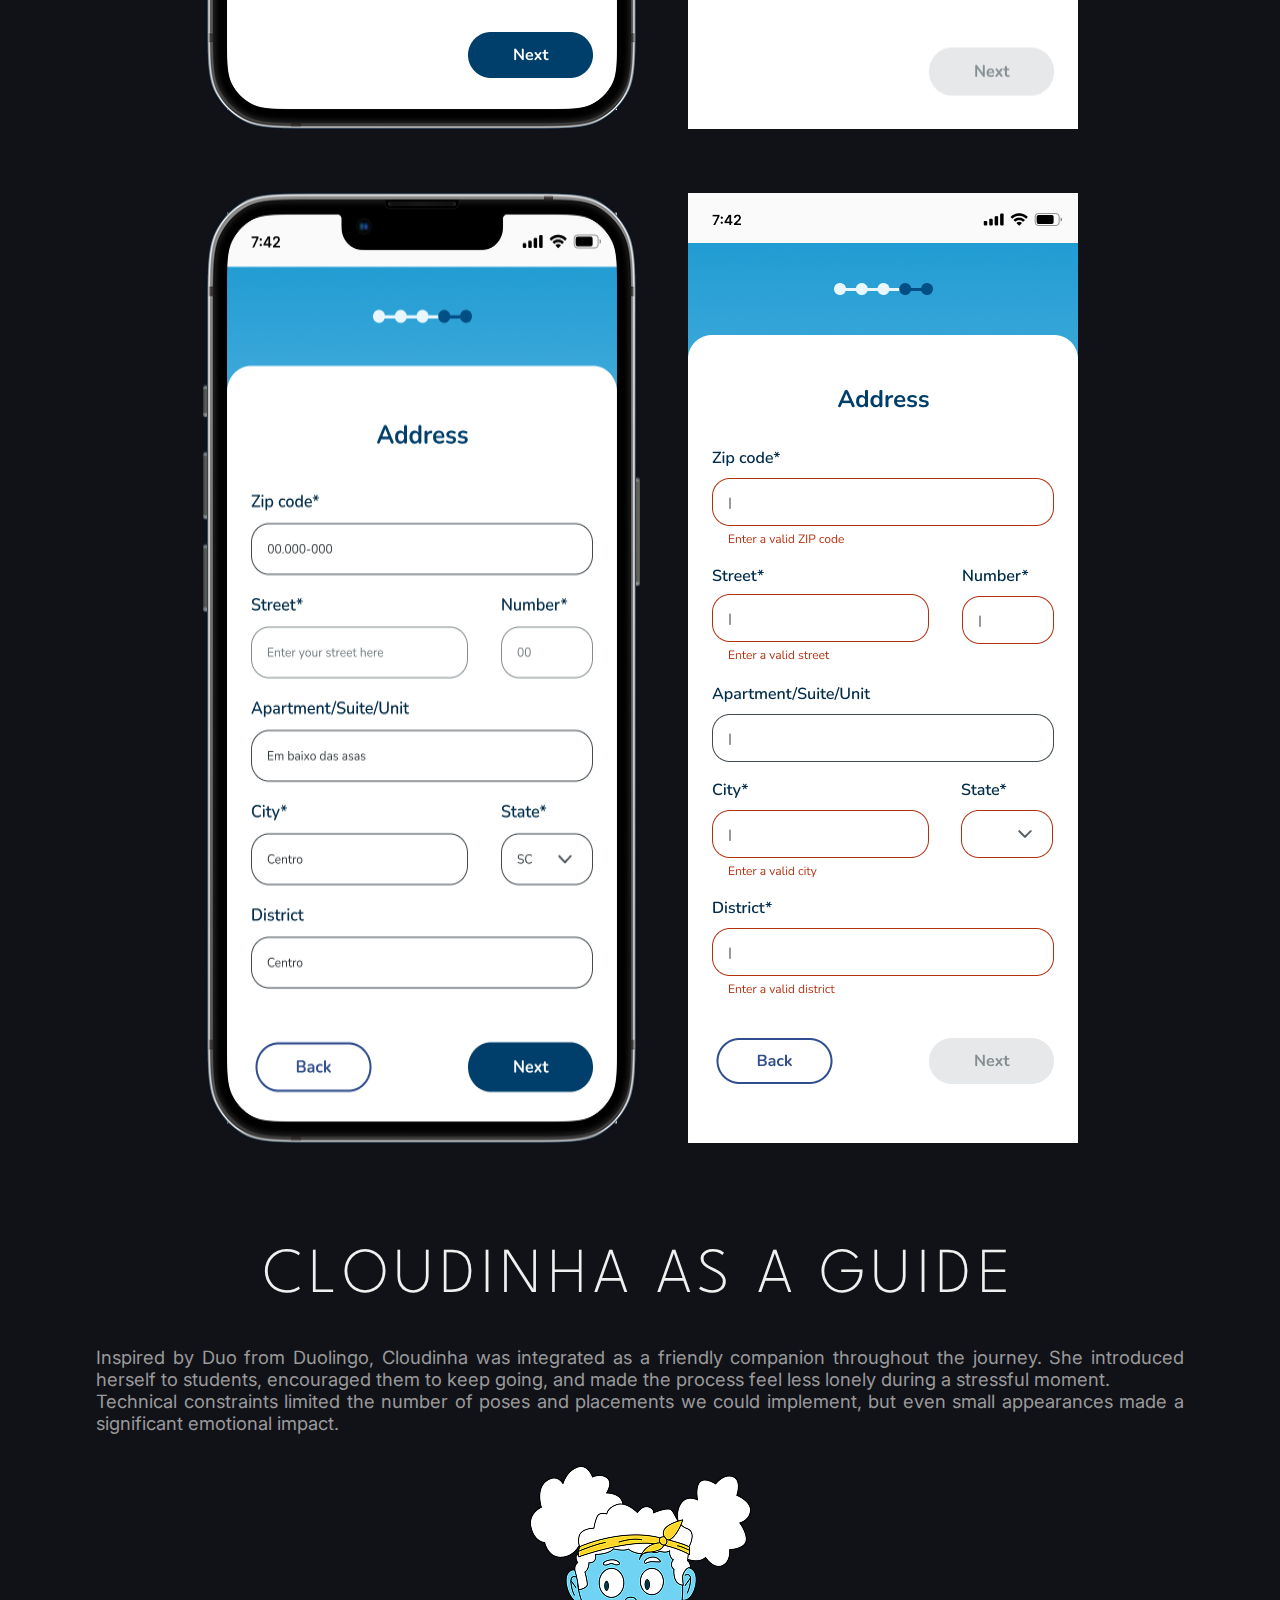
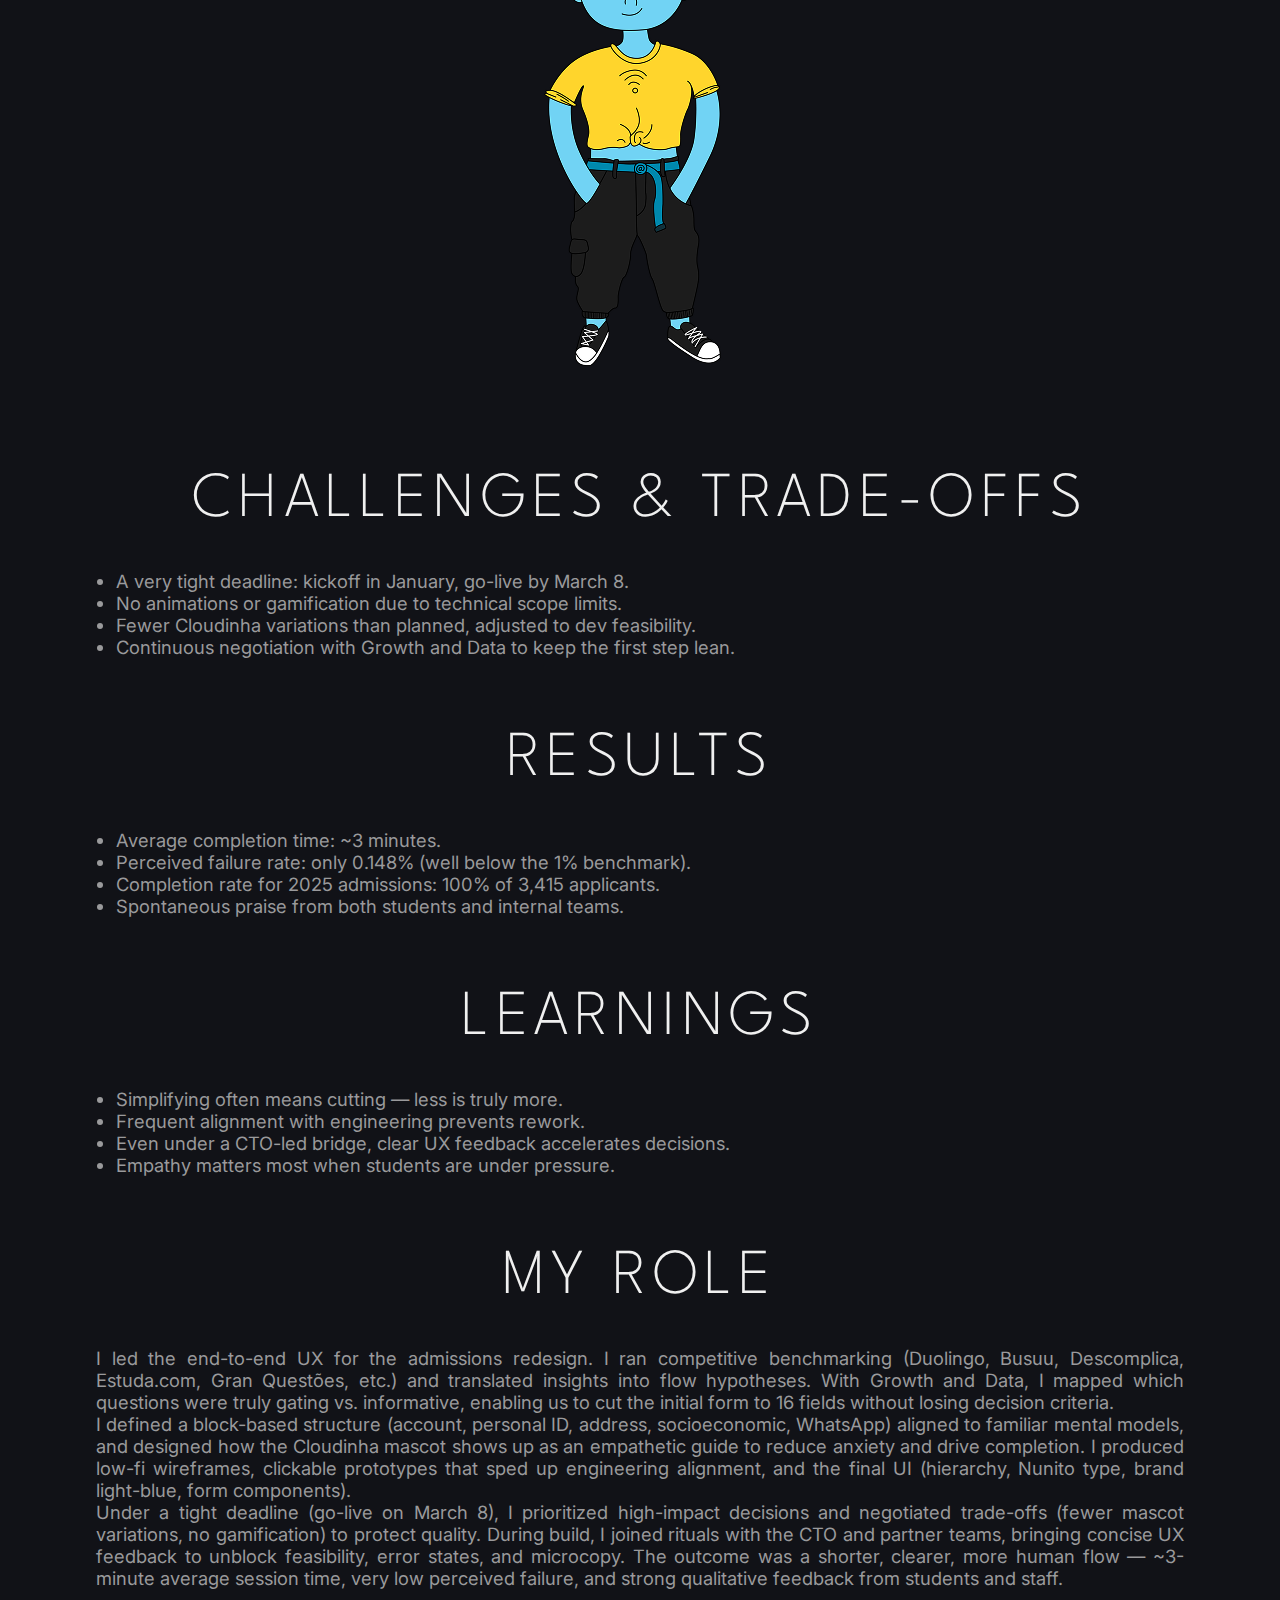
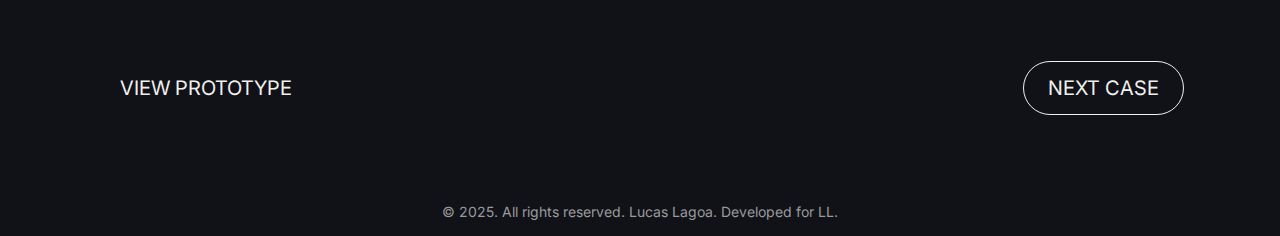
<file: case1.html>
<!DOCTYPE html>
<html lang="pt-BR" data-theme="dark"></html>
<html lang="en">
<head>
  <meta charset="UTF-8">
  <meta name="viewport" content="width=device-width, initial-scale=1.0">
  <title>Lucas Lagoa | UX/UI and Front end prtfolio</title>
  <meta name="description" content="Front-end developer Lucas Lagoa's portfolio to share projects and skills developed.">

  <link rel="shortcut icon" href="assets/favicon_io/favicon-32x32.png" type="image/x-icon">
  <link rel="stylesheet" href="https://cdn.jsdelivr.net/npm/bootstrap-icons@1.10.5/font/bootstrap-icons.css">
  <link rel="stylesheet" href="assets/css/styles.css">
</head>
  <header class="header">
    <nav class="header__nav">
      <ul class="menu menu--principal">
        <li class="menu__item">
          <a class="menu__link active" href="index.html">
            <span class="menu__text">Home</span>
          </a>
        </li>
      </ul>
    </nav>
    <div class="header__brand">
      <a href="#home">
        <img class="brand__logo" src="assets/img/icons/logo.png" alt="Logo Lucas LAgoa" height="64px" width="64px">
      </a>
    </div>
    <div class="header__toggle">
      <i id="toggleTheme" class="bi bi-sun"></i>
    </div>
  </header>


<body class="case1-page">

  <main class="case">
  <!-- HERO / INTRO -->
  <section class="case__intro">
    <h1>Nubo Admissions Redesign</h1>
    <p>
      A complete redesign of Nubo’s admissions process to reduce drop-offs, 
      accelerate evaluation, and create a more human, student-centered experience. 
      What used to be a 60+ question Google Form became a guided journey inside the app, 
      with Cloudinha — our friendly mascot — as a companion.
    </p>

    <div class="card__case1">
    <img class="card__cover" src="assets/img/Mockups Nubo/Redesign AP.png" alt="Onboarding Redesign">
    </div>
    <!-- <img class="card__cover" src="assets/img/case-ps/cover.png" alt="Nubo Admissions Cover"> -->

    <div class="description__buttons">
      <a href="#" class="btn btn--primary"><span>View Prototype</span></a>
    </div>
  </section>

  <!-- CONTEXT -->
  <section class="case__context">
    <h2>Context</h2>
    <p>
      At Nubo, many students abandoned the admissions process before finishing the 
      sign-up. The original form had more than 60 questions, and nearly 60% of applicants 
      gave up along the way. For internal teams, analyzing these answers was equally 
      exhausting, delaying approvals.
    </p>
    <p>
      With thousands of potential students dropping out at step one, it became urgent to 
      simplify the process — both to increase enrollments and to reduce the burden on 
      Growth and Data teams.
    </p>
  </section>

  <!-- OBJECTIVE -->
  <section class="case__objective">
    <h2>Objective</h2>
    <ul class="card__list">
      <li>Increase completion rate to at least 80%.</li>
      <li>Reduce internal workload by moving non-essential questions post-approval.</li>
      <li>Respect technical feasibility and deliver within two months.</li>
    </ul>
  </section>

  <!-- ANALYSIS & STRATEGY -->
  <section class="case__strategy">
    <h2>Problem Analysis & Strategy</h2>
    <p>
      We worked closely with Growth and Data to map which questions were truly 
      eliminatory and which were only informative. This analysis guided us to split the 
      flow into two stages: an initial 16-question approval step inside the app, and a 
      post-approval profile with the remaining questions.
    </p>
    <p>
      We benchmarked onboarding experiences from Duolingo, Busuu, Descomplica, 
      Estuda.com, Gran Questões, and others. Language apps like Duolingo inspired 
      simplicity, but we decided to follow models closer to Descomplica, since its 
      context — preparing students for exams — matched ours more closely.
    </p>

    <!-- Optional comparison image (before vs. after form length) -->
    <!-- <img class="card__cover" src="assets/img/case-ps/before-after.png" alt="Before vs After form flow"> -->
  </section>

  <!-- PROCESS -->
  <section class="case__process">
    <h2>Design Process</h2>
    <p>
      The flow was organized into clear blocks: account creation, introduction to 
      Cloudinha, personal identification, address, socioeconomic data, and a final step 
      to join a WhatsApp group. This mirrored familiar mental models and made the 
      journey feel lighter and structured.
    </p>
    <p>
      Visually, we adopted the Nunito typeface for readability and warmth, and applied 
      Nubo’s light blue palette — strongly tied to Cloudinha’s identity. Each section was 
      kept concise and empathetic, so the experience felt like a guided conversation 
      instead of an interrogation.
    </p>

    <div class="user-diagram">
      <img class="card__cover" src="assets/cases/case1/User-diagram.png" alt="Redesigned admissions flow">
    </div>

    <div class="wireframes-case1">
      <img src="assets/cases/case1/welcome-cloudinha.png" alt="">
    </div>
  </section>

  <!-- INTERACTIONS & ERROR STATES -->
<section class="case__interactions">
  <h2>Interactions & Error States</h2>
  <p>
    Beyond the happy path, we carefully designed error states and microinteractions. 
    These details help students understand what went wrong, how to fix it quickly, 
    and reduce frustration during a stressful admission moment.
  </p>

  <div class="name__screen">
    <img src="assets/cases/case1/Telas digitadas - erradas/nome digitado.png" alt="Screen asking for the user's name">
    <img src="assets/cases/case1/Telas digitadas - erradas/nome erro.png" alt="Screen asking for the user's name in wrong status">
  </div>

  <div class="id__screen">
    <img src="assets/cases/case1/Telas digitadas - erradas/ID Pessoal digitado.png" alt="Screen asking for personal information">
    <img src="assets/cases/case1/Telas digitadas - erradas/ID Pessoal erro.png" alt="Screen asking for personal information in wrong status">
  </div>

  <div class="address__screen">
    <img src="assets/cases/case1/Telas digitadas - erradas/Endereço digitado.png" alt="Screen asking for user's address information">
    <img src="assets/cases/case1/Telas digitadas - erradas/Endereço erro.png" alt="Screen asking for user's address information in wrong status">
  </div>
</section>


  <!-- CLOUDINHA -->
  <section class="case__mascot">
    <h2>Cloudinha as a Guide</h2>
    <p>
      Inspired by Duo from Duolingo, Cloudinha was integrated as a friendly companion 
      throughout the journey. She introduced herself to students, encouraged them to 
      keep going, and made the process feel less lonely during a stressful moment.
    </p>
    <p>
      Technical constraints limited the number of poses and placements we could 
      implement, but even small appearances made a significant emotional impact.
    </p>

    <!-- Optional mascot showcase -->
    <div class="cloudinha">
      <img src="assets/cases/case1/Cloudinha.png" alt="">
    </div>
  </section>

  <!-- CHALLENGES -->
  <section class="case__challenges">
    <h2>Challenges & Trade-offs</h2>
    <ul class="card__list">
      <li>A very tight deadline: kickoff in January, go-live by March 8.</li>
      <li>No animations or gamification due to technical scope limits.</li>
      <li>Fewer Cloudinha variations than planned, adjusted to dev feasibility.</li>
      <li>Continuous negotiation with Growth and Data to keep the first step lean.</li>
    </ul>
  </section>

  <!-- RESULTS -->
  <section class="case__results">
    <h2>Results</h2>
    <ul class="card__list">
      <li>Average completion time: ~3 minutes.</li>
      <li>Perceived failure rate: only 0.148% (well below the 1% benchmark).</li>
      <li>Completion rate for 2025 admissions: 100% of 3,415 applicants.</li>
      <li>Spontaneous praise from both students and internal teams.</li>
    </ul>

    <!-- Optional results graph/visualization -->
    <!-- <img class="card__cover" src="assets/img/case-ps/results.png" alt="Results and metrics visualization"> -->
  </section>

  <!-- LEARNINGS -->
  <section class="case__learnings">
    <h2>Learnings</h2>
    <ul class="card__list">
      <li>Simplifying often means cutting — less is truly more.</li>
      <li>Frequent alignment with engineering prevents rework.</li>
      <li>Even under a CTO-led bridge, clear UX feedback accelerates decisions.</li>
      <li>Empathy matters most when students are under pressure.</li>
    </ul>
  </section>

  <!-- ROLE -->
  <section class="case__role">
    <h2>My Role</h2>
    <p>
      I led the end-to-end UX for the admissions redesign. I ran competitive 
      benchmarking (Duolingo, Busuu, Descomplica, Estuda.com, Gran Questões, etc.) and 
      translated insights into flow hypotheses. With Growth and Data, I mapped which 
      questions were truly gating vs. informative, enabling us to cut the initial form to 
      16 fields without losing decision criteria.
    </p>
    <p>
      I defined a block-based structure (account, personal ID, address, socioeconomic, 
      WhatsApp) aligned to familiar mental models, and designed how the Cloudinha mascot 
      shows up as an empathetic guide to reduce anxiety and drive completion. I produced 
      low-fi wireframes, clickable prototypes that sped up engineering alignment, and the 
      final UI (hierarchy, Nunito type, brand light-blue, form components).
    </p>
    <p>
      Under a tight deadline (go-live on March 8), I prioritized high-impact decisions and 
      negotiated trade-offs (fewer mascot variations, no gamification) to protect quality. 
      During build, I joined rituals with the CTO and partner teams, bringing concise UX 
      feedback to unblock feasibility, error states, and microcopy. The outcome was a 
      shorter, clearer, more human flow — ~3-minute average session time, very low 
      perceived failure, and strong qualitative feedback from students and staff.
    </p>

    
  </section>

  <!-- CTA -->
  <section class="case__cta">
    <div class="description__buttons">
      <a href="#" class="btn "><span>View Prototype</span></a>
      <a href="#" class="btn btn--primary"><span>Next case</span></a>
    </div>
  </section>
</main>



    <footer>
        <p>
        © 2025. All rights reserved. Lucas Lagoa. Developed for <a href="https://github.com/llagoa">LL</a>.
        </p>
  </footer>
   <script src="assets/js/scripts.js"></script> 
</body>
</html>
</file>
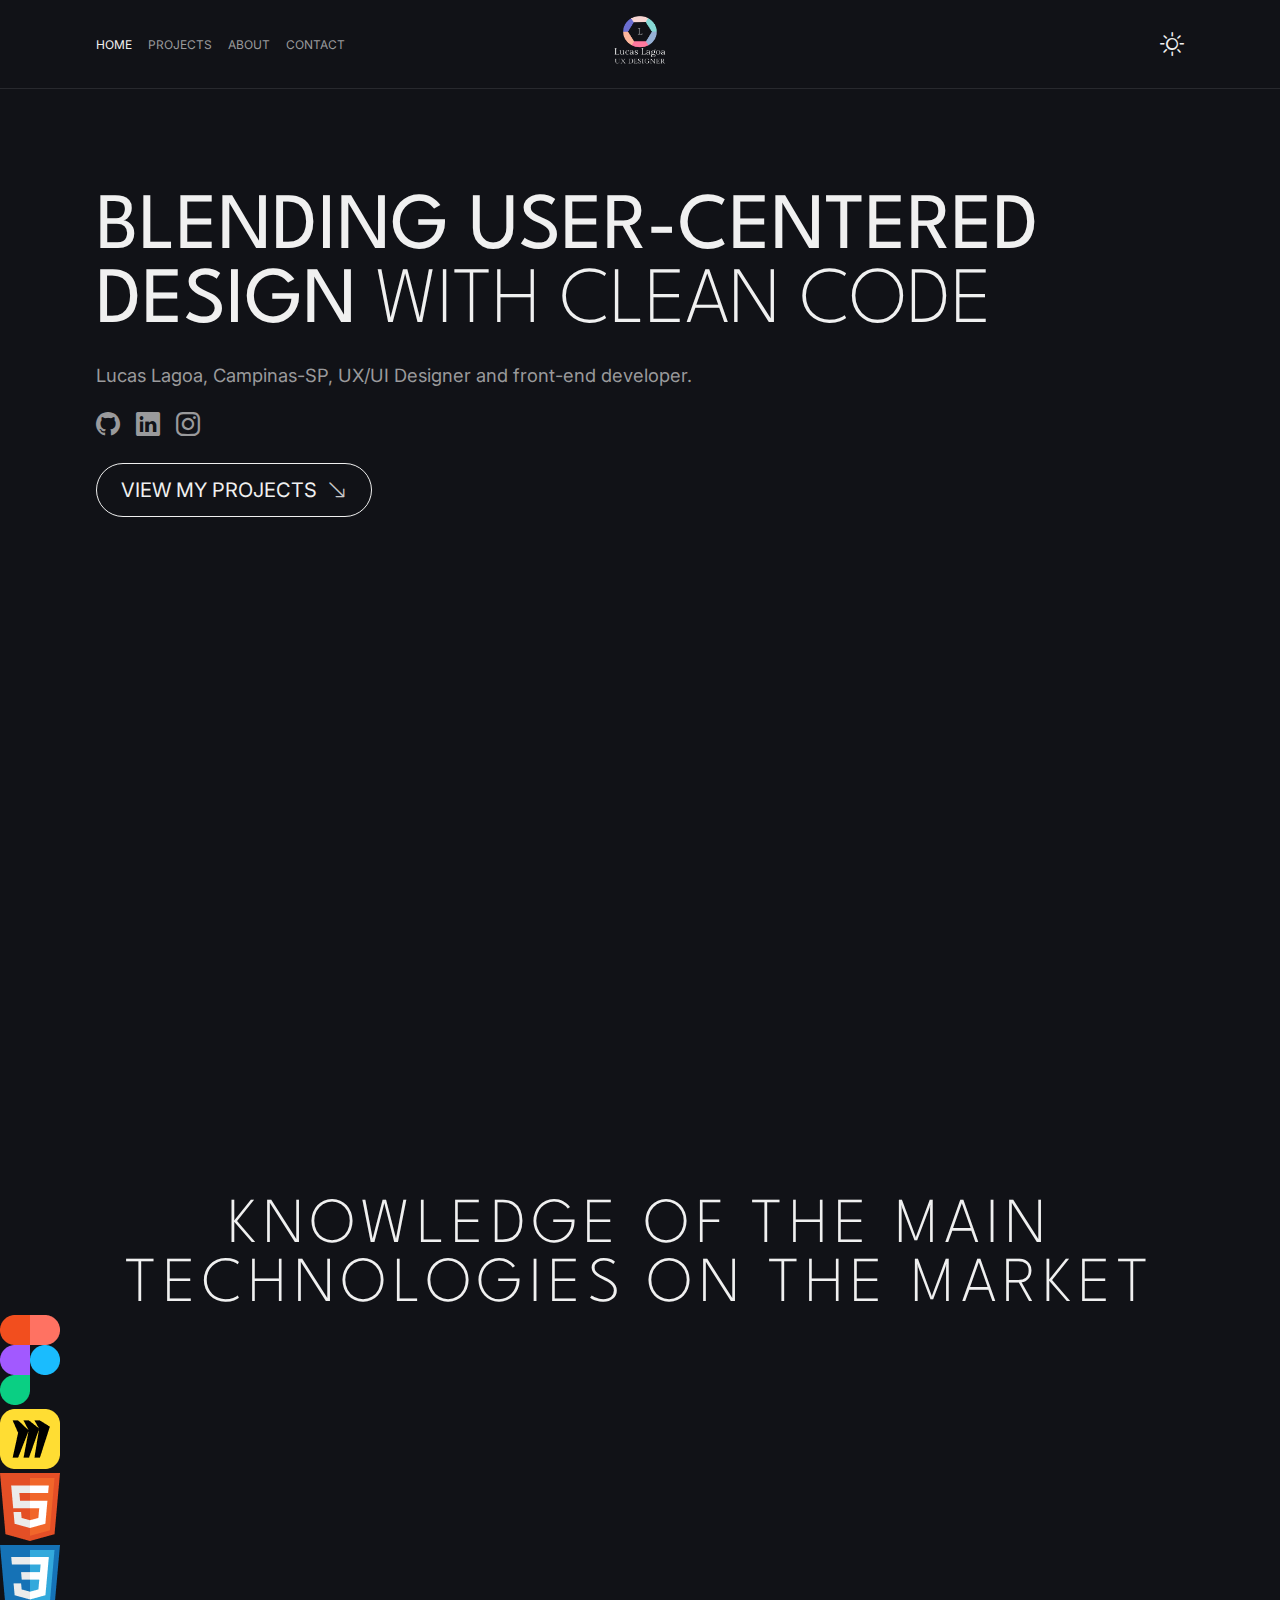
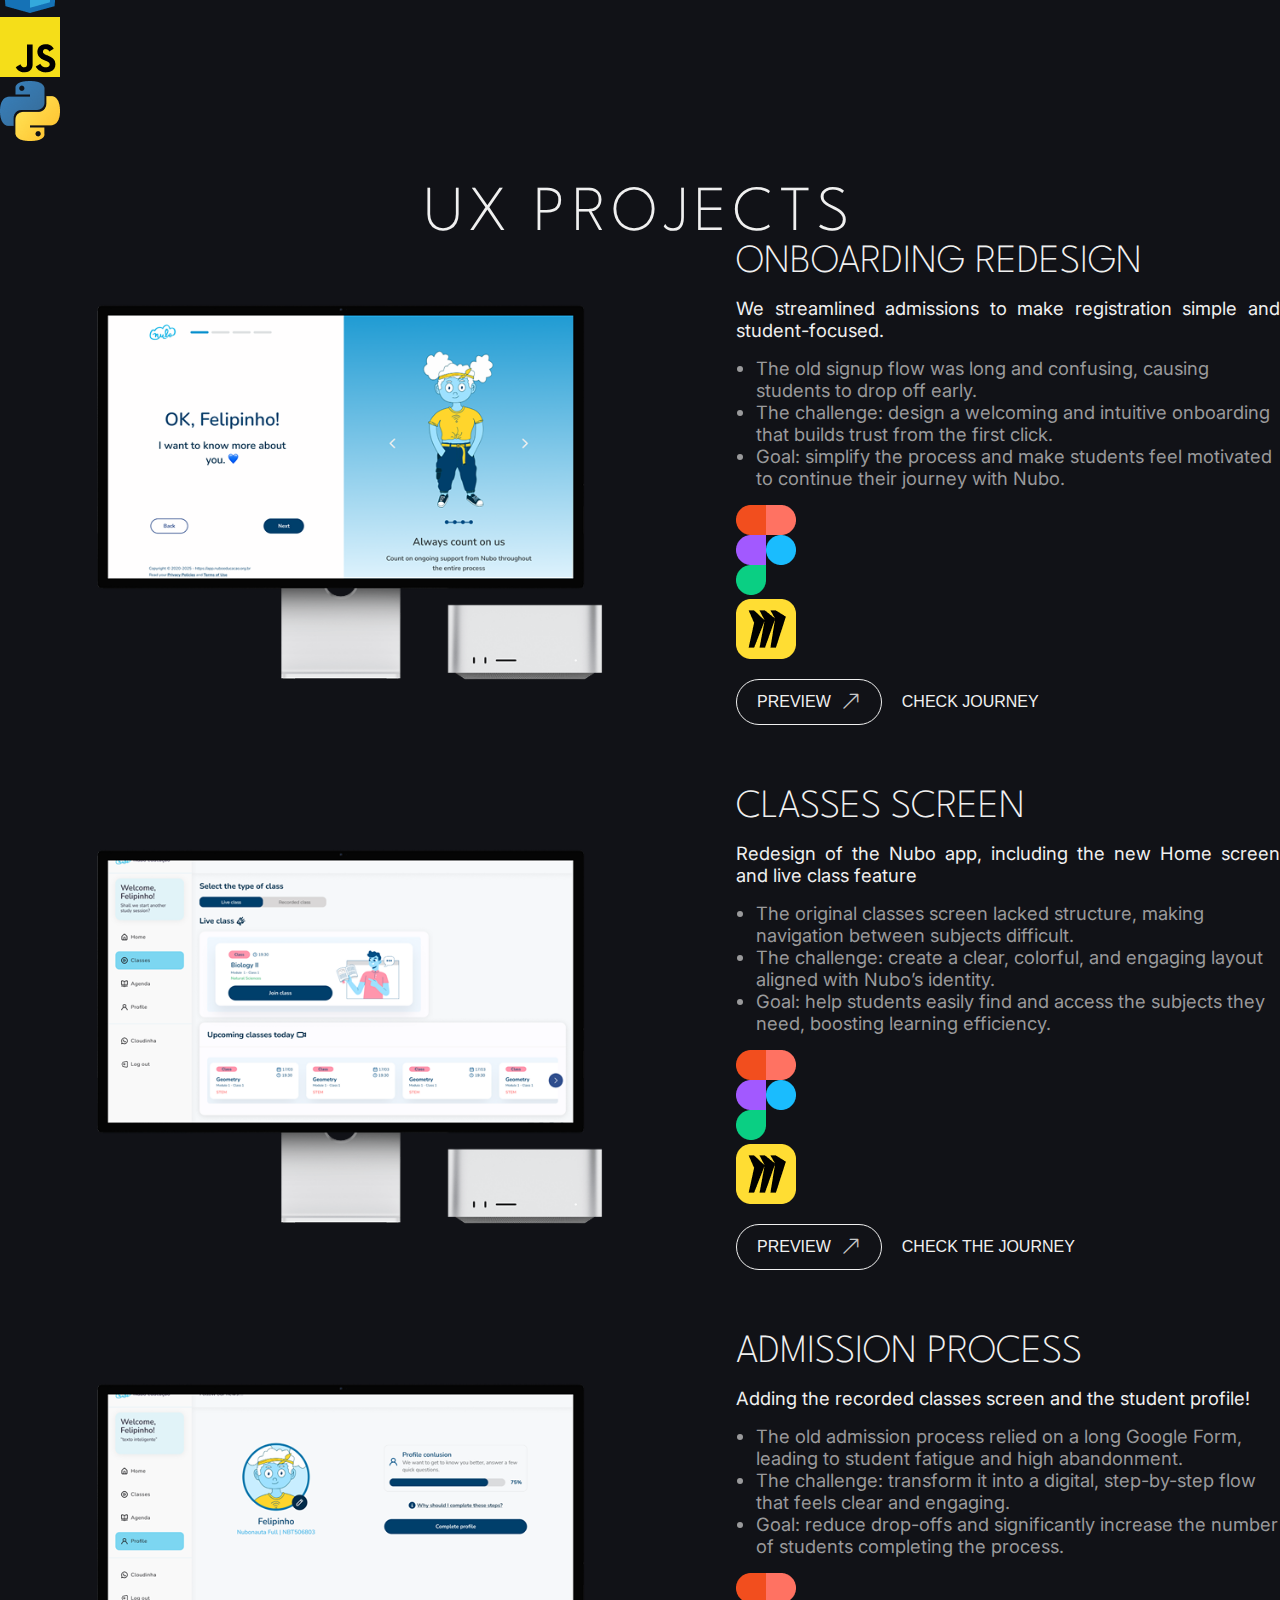
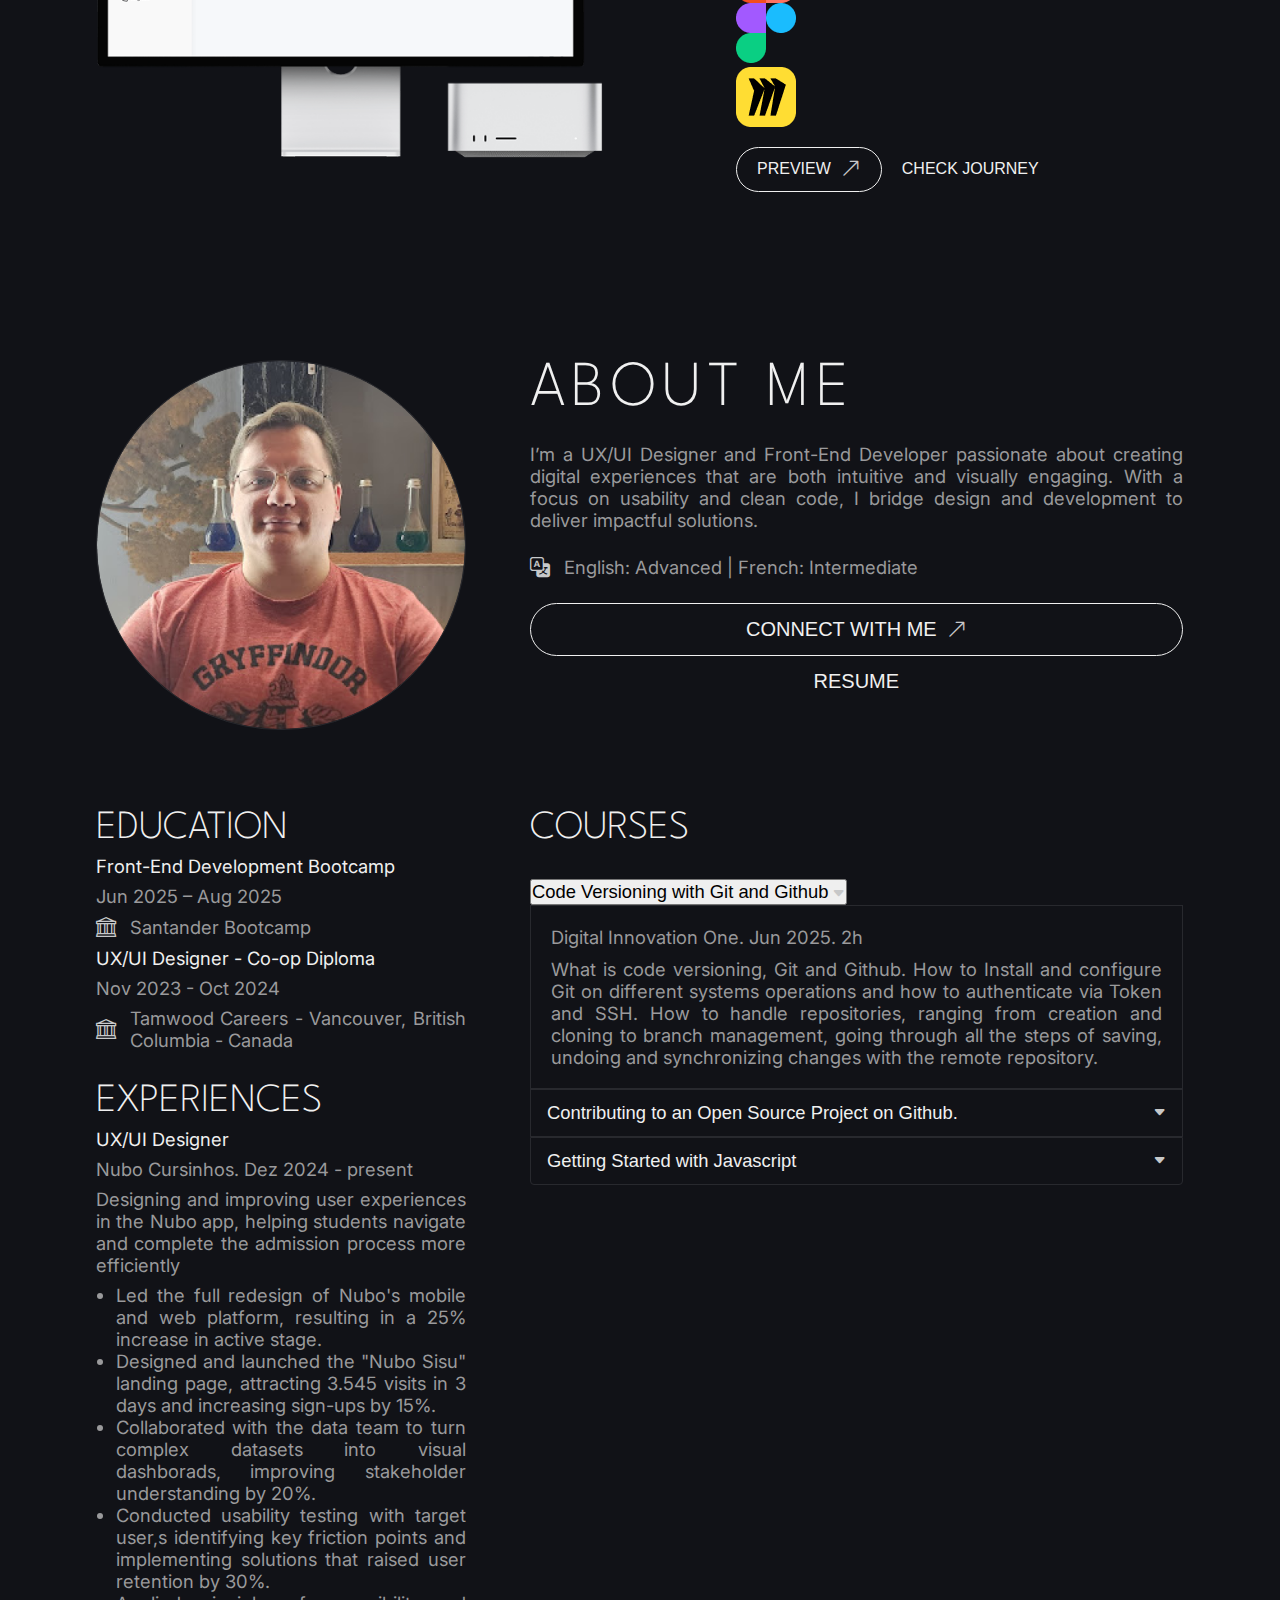
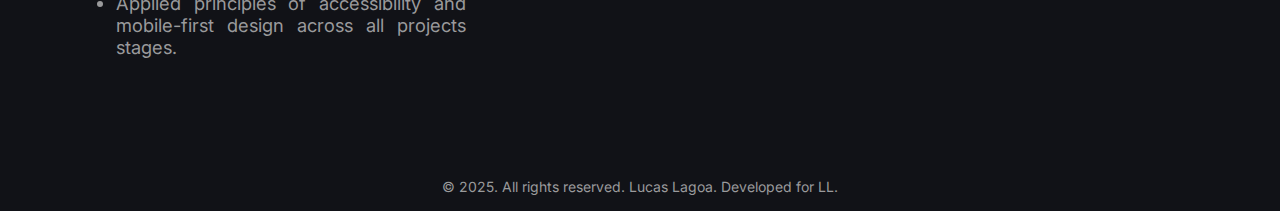
<file: teste.html>
<!DOCTYPE html>
<html lang="en" data-theme="dark">
<head>
    <meta charset="UTF-8">
    <meta name="viewport" content="width=device-width, initial-scale=1.0">
    <title>Lucas Lagoa | Portfolio</title>
    <meta name="description" content="A UX/UI Design and front-end dev portfolio from Lucas Lagoa to share projects and skills.">
   
    <link rel="shortcut icon" href="favicon.ico" type="image/x-icon">
    <link rel="stylesheet" href="https://cdn.jsdelivr.net/npm/bootstrap-icons@1.13.1/font/bootstrap-icons.min.css">
    <link rel="stylesheet" href="assets/css/styles.css">
</head>
<body>
    <header class="header">
        <nav class="header__nav">
        <ul class="menu menu--principal">
            <li class="menu__item">
                <a class="menu__link active" href="#home">
                    <span class="menu__text">Home</span>
                </a>
            </li>
            <li class="menu__item">
                <a class="menu__link" href="#projects">
                    <span class="menu__text">Projects</span>
                </a>
            </li>
            <li class="menu__item">
                <a class="menu__link" href="#about">
                    <span class="menu__text">About</span>
                </a>
            </li>
            <li class="menu__item">
                <a class="menu__link" href="#contact">
                    <span class="menu__text">Contact</span>
                </a>
            </li>
        </ul>
    </nav>
        <div class="header__brand">
            <img class="brand__logo" src="./assets/img/icons/logo.png" alt="Logo LL">
        </div> 
        <div class="header__toggle">
            <i id="toggleTheme" class="bi bi-sun"></i>
        </div>         
    </header>

    <nav class="nav--mobile">
        <ul class="menu menu--mobile">
            <li class="menu__item">
                <a class="menu__link active" href="#home">
                    <i class="menu__icon bi bi-house-door"></i>
                    <span class="menu__text">Home</span>
                </a>
            </li>
            <li class="menu__item">
                <a class="menu__link" href="#projects">
                    <i class="menu__icon bi bi-window-stack"></i>
                    <span class="menu__text">Projects</span>
                </a>
            </li>
            <li class="menu__item">
                <a class="menu__link" href="#about">
                    <i class="menu__icon bi bi-person"></i>
                    <span class="menu__text">About</span>
                </a>
            </li>
            <li class="menu__item">
                <a class="menu__link" href="#contact">
                    <i class="menu__icon bi bi-envelope"></i>
                    <span class="menu__text">Contact</span>
                </a>
            </li>
        </ul>
    </nav>
    <main>
        <div class="main__content1">
            <h1><b>Blending user-centered design</b> with clean code</h1>
            <p>Lucas Lagoa, Campinas-SP, UX/UI Designer and front-end developer.</p>
            <ul class="menu menu--social">
                <li>
                    <a class="menu__link" href="">
                        <i class="menu__icon bi bi-github"></i> 
                   </a>
                </li>
                <li>
                    <a class="menu__link" href="">
                        <i class="menu__icon bi-linkedin"></i> 
                   </a>
                </li>
                <li>
                    <a class="menu__link" href="">
                        <i class="menu__icon bi-instagram"></i> 
                    </a>
                </li>
            </ul>
            <a href="#projects" class="btn btn--primary">
                <span>View my projects</span>
                <i class="bi bi-arrow-down-right"></i>
            </a>
        </div>
        <div class="main__content2">
            <iframe src="https://www.youtube.com/embed/VQRyt4yv8OM?si=fscezkJogO8AJyKV" title="YouTube video player" frameborder="0" allow="accelerometer; autoplay; clipboard-write; encrypted-media; gyroscope; picture-in-picture; web-share" referrerpolicy="strict-origin-when-cross-origin" allowfullscreen></iframe>
        </div>
    </main>
    <section class="skills">
        <h2>knowledge of the main technologies on the market</h2>
            <ul class="skills__list">
                <li class="skills__item">
                    <img class="skills__logo" src="assets/img/icons/Figma.png" alt="Figma logo">
                </li>
                <li class="skills__item">
                    <img class="skills__logo" src="assets/img/icons/Miro.png" alt="Miro logo">
                </li>
                <li class="skills__item">
                    <img class="skills__logo" src="assets/img/icons/Html.png" alt="Html logo">
                </li>
                <li class="skills__item">
                    <img class="skills__logo" src="assets/img/icons/Css.png" alt="Css logo">
                </li>
                <li class="skills__item">
                    <img class="skills__logo" src="assets/img/icons/Js.png" alt="Javascript logo">
                </li>
                <li class="skills__item">
                    <img class="skills__logo" src="assets/img/icons/Python.png" alt="Python logo">
                </li>
            </ul>
    </section>
    <section id="projects"class="ux__projects">
        <h2>UX Projects</h2>
        <div class="projects__container">
            <div class="projects__card">
                <img class="card__cover" src="assets/img/Mockups Nubo/Redesign AP.png" alt="Onboarding Redesign">
                <div class="card__body">
                <h3 class="card__title">Onboarding Redesign</h3>
                <p class="card__description">We streamlined admissions to make registration simple and student-focused.</p>
                <ul class="card__list">
                    <li class="card__item">The old signup flow was long and confusing, causing students to drop off early.</li>
                    <li class="card__item">The challenge: design a welcoming and intuitive onboarding that builds trust from the first click.</li>
                    <li class="card__item">Goal: simplify the process and make students feel motivated to continue their journey with Nubo.</li>
                </ul>
                <ul class="skills__list">
                    <li class="skills__item">
                        <img class="skills__logo" src="assets/img/icons/Figma.png" alt="Figma logo">
                    </li>
                    <li class="skills__item">
                        <img class="skills__logo" src="assets/img/icons/Miro.png" alt="Miro logo">
                    </li>                
                </ul>
                <div class="card__buttons">
                     <button class="btn btn--primary">
                        <span>Preview</span>
                        <i class="bi bi-arrow-up-right"></i>
                    </button>
                    <button class="btn btn--process">
                        <span>Check journey</span>                        
                    </button>
                    </div>
                </div>
            </div>
             <div class="projects__container">
            <div class="projects__card">
                <img class="card__cover" src="assets/img/Mockups Nubo/App redesign.png" alt="Onboarding Redesign">
                <div class="card__body">
                <h3 class="card__title">Classes Screen</h3>
                <p class="card__description">Redesign of the Nubo app, including the new Home screen and live class feature</p>
                <ul class="card__list">
                    <li class="card__item">The original classes screen lacked structure, making navigation between subjects difficult.</li>
                    <li class="card__item">The challenge: create a clear, colorful, and engaging layout aligned with Nubo’s identity.</li>
                    <li class="card__item">Goal: help students easily find and access the subjects they need, boosting learning efficiency.</li>
                </ul>
                <ul class="skills__list">
                    <li class="skills__item">
                        <img class="skills__logo" src="assets/img/icons/Figma.png" alt="Figma logo">
                    </li>
                    <li class="skills__item">
                        <img class="skills__logo" src="assets/img/icons/Miro.png" alt="Miro logo">
                    </li>                
                </ul>
                <div class="card__buttons">
                     <button class="btn btn--primary">
                        <span>Preview</span>
                        <i class="bi bi-arrow-up-right"></i>
                    </button>
                    <button class="btn btn--process">
                        <span>Check the journey</span>                        
                    </button>
                    </div>
                </div>
            </div>
            <div class="projects__container">
            <div class="projects__card">
                <img class="card__cover" src="assets/img/Mockups Nubo/Redesign Classes and PS.png" alt="Onboarding Redesign">
                <div class="card__body">
                <h3 class="card__title">Admission Process</h3>
                <p class="card__description">Adding the recorded classes screen and the student profile!</p>
                <ul class="card__list">
                    <li class="card__item">The old admission process relied on a long Google Form, leading to student fatigue and high abandonment.</li>
                    <li class="card__item">The challenge: transform it into a digital, step-by-step flow that feels clear and engaging.</li>
                    <li class="card__item">Goal: reduce drop-offs and significantly increase the number of students completing the process.</li>
                </ul>
                <ul class="skills__list">
                    <li class="skills__item">
                        <img class="skills__logo" src="assets/img/icons/Figma.png" alt="Figma logo">
                    </li>
                    <li class="skills__item">
                        <img class="skills__logo" src="assets/img/icons/Miro.png" alt="Miro logo">
                    </li>                
                </ul>
                <div class="card__buttons">
                     <button class="btn btn--primary">
                        <span>Preview</span>
                        <i class="bi bi-arrow-up-right"></i>
                    </button>
                    <button class="btn btn--process">
                        <span>Check journey</span>                        
                    </button>
                    </div>
                </div>
            </div>
        </div>
    </section>

    <section id="sobre" class="about">
        <div class="about__content1">
            <img src="assets/img/profile/Mask group.png" class="about__photo" alt="">
            <div class="about__description">
                <h2>About me</h2>
                <p>I’m a UX/UI Designer and Front-End Developer passionate about creating digital experiences that are both intuitive and visually engaging. With a focus on usability and clean code, I bridge design and development to deliver impactful solutions.</p>
                <div class="about__icons">
                    <i class="bi bi-translate"></i>
                    <span>English: Advanced | French: Intermediate</span>
                </div>
                <div class="description__button">
                    <a href="www.linkedin.com/in/llplagoa" target="_blank">
                        <button class="btn btn--primary">
                            <span>Connect with me</span>
                            <i class="bi bi-arrow-up-right"></i>
                        </button>
                    </a>
                    <a href="">
                        <button class="btn">
                            <span>Resume</span>
                        </button>
                    </a>
                </div>
            </div>
        </div>

        <div class="about__content2">
            <div class="col1">
                <div class="row1">
                    <h3>Education</h3>
                    <h4>Front-End Development Bootcamp</h4>
                    <span>Jun 2025 – Aug 2025</span>
                    <div class="about__icons">
                        <i class="bi bi-bank"></i>
                        <span>Santander Bootcamp</span>
                    </div>

                    <h4>UX/UI Designer - Co-op Diploma</h4>
                    <span>Nov 2023 - Oct 2024</span>
                    <div class="about__icons">
                        <i class="bi bi-bank"></i>
                        <span>Tamwood Careers - Vancouver, British Columbia - Canada</span>
                    </div>
                </div>
                <div class="row2">
                    <h3>Experiences</h3>
                    <h4>UX/UI Designer</h4>
                    <span>Nubo Cursinhos. Dez 2024 - present</span>
                    <span>Designing and improving user experiences in the Nubo app, 
                            helping students navigate and complete the admission process more efficiently
                    </span>
                        <ul class="about__list">
                            <li class="about__item">Led the full redesign of Nubo's mobile and web platform, resulting in a 25% increase in active stage.</li>
                            <li class="about__item">Designed and launched the "Nubo Sisu" landing page, attracting 3.545 visits in 3 days and increasing sign-ups by 15%.</li>
                            <li class="about__item">Collaborated with the data team to turn complex datasets into visual dashborads, improving stakeholder understanding by 20%.</li>
                            <li class="about__item">Conducted usability testing with target user,s identifying key friction points and implementing solutions that raised user retention by 30%.</li>
                            <li class="about__item">Applied principles of accessibility and mobile-first design across all projects stages.</li>
                        </ul>
                </div>
            </div>

            <div class="col2">
                <h3>Courses</h3>
                <div class="accordion">
                    <div class="accordion__item active">
                        <button class="accordion_header start">
                            <span>Code Versioning with Git and Github</span>
                            <i class="bi bi-caret-down-fill"></i>
                        </button>
                        <div class="accordion__body">
                            <p>
                                Digital Innovation One. Jun 2025. 2h
                            </p>
                            <p>
                                What is code versioning, Git and Github. How to Install and configure Git on different systems operations 
                                and how to authenticate via Token and SSH. How to handle repositories, ranging from creation and 
                                cloning to branch management, going through all the steps of saving, undoing and synchronizing changes with 
                                the remote repository. 
                            </p>
                        </div>
                    </div>
                    <div class="accordion__item">
                        <button class="accordion__header">
                            <span>Contributing to an Open Source Project on Github.</span>
                            <i class="bi bi-caret-down-fill"></i>
                        </button>
                        <div class="accordion__body">
                            <p>
                                Digital Innovation One. Jun 2025. 1h
                            </p>
                            <p>
                                Practical lab on collaboration in open source projects.
                            </p>
                        </div>
                    </div>
                    <div class="accordion__item">
                        <button class="accordion__header end" end>
                            <span>Getting Started with Javascript</span>
                            <i class="bi bi-caret-down-fill"></i>
                        </button>
                        <div class="accordion__body end">
                            <p>
                                Digital Innovation One. Jul 2025. 3h.
                            </p>
                            <p>
                                Learning basic Javascript functions in practice with real exercises
                            </p>
                        </div>
                    </div>
                </div>
            </div>
        </div>
    </section>
      <footer>
        <p>
         © 2025. All rights reserved. Lucas Lagoa. Developed for <a href="https://github.com/llagoa">LL</a>.
        </p>    
    </footer>
    <script src="assets/js/scripts.js"></script>  
</body>
</html>
</file>
<file: assets/css/styles.css>
@import url('https://fonts.googleapis.com/css2?family=Inter&display=swap');
@import url('https://fonts.googleapis.com/css2?family=League+Spartan:wght@200;400&display=swap');

:root, :root[data-theme='dark'] {
  --primary-color: #F0F0F0;

  --primary-bg-color: #111217;
  --secondary-bg-color: #28292E;
  --primary-border-color: #28292E;
  --secondary-border-color: #56575A;

  --title-color: #F0F0F0;
  --text-color: #9A9A9C;
  --link-color: #9A9A9C;
  --icon-color: #C7C8C9;
}

:root[data-theme='light'] {
  --primary-color: #0B0B0F;

  --primary-bg-color: #E9E9E9;
  --secondary-bg-color: #C7C8C9;
  --primary-border-color: #C7C8C9;
  --secondary-border-color: #9A9A9C;

  --title-color: #0B0B0F;
  --text-color: #28292E;
  --link-color: #28292E;
  --icon-color: #56575A;
}

html[data-theme='light'] .brand__logo {
  filter: invert(1);
}

html {
    scroll-behavior: smooth;
}

* {
  margin: 0;
  padding: 0;
  box-sizing: border-box;
  vertical-align: baseline;
  list-style: none;
  scrollbar-width: thin;
  scrollbar-color: var(--secondary-bg-color) transparent;
}

body {
  background: var(--primary-bg-color);
  font-family:'Inter', Tahoma, Geneva, Verdana, sans-serif;
  color: var(--text-color);
}

::-webkit-scrollbar {
  width: 0.5rem;
}

::-webkit-scrollbar-track {
  background-color: transparent;
}

::-webkit-scrollbar-thumb {
  background: var(--secondary-bg-color);
  border-radius: 50rem;
}

a {
  text-decoration: none;
  color: var(--text-color);
}

a:hover {
  color: var(--primary-color);
}

i {
  color: var(--icon-color);
}

b {
  font-weight: 400;
}

h1 {
  font-size: 2.5rem;
  font-weight: 200;
}

h2 {
  font-size: 2rem;
  text-align: center;
  letter-spacing: 0.4rem;
}

h3 {
  font-size: 1.55rem;
  text-align: left;
}

h4 {
  color: var(--primary-color);
  font-weight: 400;
  font-size: 1.15rem;
  text-align: left;
}

h1, h2, h3 {
  font-family: 'League Spartan', Tahoma, Geneva, Verdana, sans-serif;
  text-transform: uppercase;
  color: var(--title-color);
  font-weight: 200;
}

p, span, li {
  font-size: 1rem;
}

p {
  text-align: justify;
}

.header {
  display: flex;
  flex-flow: row wrap;
  justify-content: space-between;
  align-items: center;
  width: 100%;
  padding: 0.5rem 1rem;
  z-index: 2;
}

.header__toggle {
  display: flex;
  justify-content: flex-end;
}

.header__brand .brand__logo {
  width: 3.25rem;
  height: 3.25rem;
}

#toggleTheme {
  font-size: 1.5rem;
  color: var(--primary-color);
  cursor: pointer;
  transition: ease-in-out .4s;
}

.menu {
  display: flex;
  align-items: center;
  background: var(--primary-bg-color);
}

.menu__item {
  width: 100%;
}

.menu__link {
  display: flex;
  align-items: center;
  gap: .5rem;
}

.menu--mobile {
  width: 100vw;
  position: fixed;
  bottom: 0;
  justify-content: space-between;
  border-top: 1px solid var(--primary-border-color);
  list-style: none;
}


.menu--mobile .menu__link {
  flex-direction: column;
  justify-content: center;
  padding: 0.5rem 1rem;
}

.menu__link.active .menu__icon, 
.menu__link.active .menu__text,
.menu__link:hover .menu__icon, 
.menu__link:hover .menu__text {
  color: var(--primary-color);
}

.menu__icon, .menu__text {
  color: var(--text-color);
}

.menu__icon {
  font-size: 1.5rem;
}

.menu__text {
  font-size: .75rem;
  text-transform: uppercase;
}

.header__nav {
  display: none;
}

.menu--principal {
  gap: 1rem;
}

.menu--social {
  gap: 1rem;
}

.btn {
  display: flex;
  justify-content: center;
  align-items: center;
  gap: 0.625rem;
  width: 100%;
  background: transparent;
  border-radius: 3.125rem;
  border: none;
  padding: 0.875rem 1.5rem;
  transition: ease-in-out .3s;
  cursor: pointer;
  color: var(--primary-color);
}

.btn:hover {
  transform: scale(1.05);
  transition: ease-in-out .3s;
}

.btn span, .btn i {
  font-size: 1.25rem;
  text-transform: uppercase;
}

.btn--primary span {
  color: var(--primary-color);
}

.btn--primary {
  border: 1px solid var(--primary-color);
}

main, .projects, .about, .contact {
  padding: 2.5rem 1rem;
}

main {
  display: flex;
  flex-direction: column;
  gap: 2rem;
}

.main__content1 {
  display: flex;
  flex-direction: column;
  gap: 1.5rem;
}

.main__content2 iframe {
  width: 100%;
  aspect-ratio: 16/9;
}

.menu--mobile {
  list-style: none !important;
}
.menu--mobile .menu__item {
  list-style: none !important;
}

.ux__technologies {
  display: flex;
  flex-direction: column;
  justify-content: flex-start;
  align-items: center;
  gap: 1.25rem;
  padding: 6.25rem 1rem 2rem;
  background: var(--secondary-bg-color);
  margin-top: -5.5rem;
}

.ux__technologies h2 {
  font-size: 2rem;
  text-transform: none;
  letter-spacing: normal;
  text-align: start;
}

.technologies__list {
  display: flex;
  flex-flow: row wrap;
  gap: .5rem;
}

.technologies__item {
  display: flex;
  flex-direction: row;
  justify-content: center;
  align-items: center;
  width: 4.8rem;
  height: 4.8rem;
  aspect-ratio: 1/1;
  border: 1px solid var(--secondary-border-color);
  border-radius: 50rem;
}

.technologies__logo {
  height: 2.4rem;
}

.projects {
  display: flex;
  flex-direction: column;
  gap: 2rem;
}

.projects__container {
  display: flex;
  flex-direction: column;
  gap: 4rem;
}

.projects__card {
  display: flex;
  flex-direction: column;
  gap: 2rem;
}

.card__cover {
  width: 100%;
  border-radius: 0.5rem;
  object-fit: contain;
  object-position: center;
}

.card__body {
  display: flex;
  flex-direction: column;
  justify-content: flex-end;
  align-items: flex-start;
  gap: 1rem;
}

.card__description {
  color: var(--title-color);
}

.card__list, .about__list {
  margin-left: 1.25rem
}

.card__item, .about__item {
  list-style: disc;
}

.card__buttons, .description__buttons {
  display: flex;
  flex-flow: row wrap;
  justify-content: center;
}

.card__buttons .btn {
  padding: .65rem 1.25rem;
}

.card__buttons .btn span {
    font-size: 1rem;
}

.card__buttons a {
  display: inline-flex; /* deixa o <a> ocupar apenas o tamanho do botão */
}


.card__body .technologies__list {
  gap: .75rem;
}

.card__body .technologies__item {
  width: 4rem;
  height: 4rem;
}

.card__body .technologies__logo {
  height: 2rem;
}

.projects .btn {
  width: auto;
  margin: auto;
}

.about {
  display: flex;
  flex-direction: column;
  gap: 1.5rem
}

.about__content1, .about__content2 {
  display: flex;
  flex-direction: column;
  align-items: flex-start;
  justify-content: flex-start;
  gap: 2rem;
}

.about__photo {
  width: 100%;
  object-fit: cover;
  object-position: center;
  pointer-events: none;
  border-radius: 50rem;
  border: 1px solid var(--primary-border-color);
}

.about__description {
  display: flex;
  flex-direction: column;
  justify-content: flex-start;
  gap: 1.5rem;
}

.about__icons {
  display: flex;
  align-items: center;
  gap: .85rem;
}

.about__icons i {
  font-size: 1.25rem;
}

.about__content2 .col1, 
.about__content2 .col2 {
  display: flex;
  flex-direction: column;
  text-align: justify;
  gap: 2rem;
}

.about__content2 .col1 .row1,
.about__content2 .col1 .row2 {
  display: flex;
  flex-direction: column;
  gap: .5rem; 
}

.accordion__header {
  width: 100%;
  display: flex;
  padding: 0.75rem 1rem;
  justify-content: space-between;
  align-items: center;
  border: 1px solid var(--primary-border-color);
  background: transparent;
  text-align: left;
  cursor: pointer;
  transition: ease-in-out .3s;
}

.accordion__header span {
  color: var(--title-color);
}

.accordion__header.start {
  border-radius: 0.25rem 0.25rem 0rem 0rem;
}

.accordion__header.end,
.accordion__item.active .accordion__body.end {
  border-radius: 0rem 0rem 0.25rem 0.25rem;
}

.accordion__item.active .accordion__header.end{
  border-radius: 0;
}

.accordion__body {
  display: none;
  padding: 1.25rem;
  flex-direction: column;
  align-items: flex-start;
  gap: 0.625rem;
  border: 1px solid var(--primary-border-color);
  }

.accordion__item.active .accordion__header {
  background: var(--secondary-bg-color);
}

.accordion__item.active .accordion__body {
  display: flex;
}

.accordion__item.active .bi-caret-down-fill {
  transform: rotate(180deg);
}

.contact {
  display: flex;
  flex-direction: column;
  justify-content: center;
  align-items: center;
  gap: 1.5rem;
  border-top: 1px solid var(--primary-border-color);
  border-bottom: 1px solid var(--primary-border-color);
}

.contact p {
  text-align: center;
}

.contact .btn {
  width: auto;
}

.contact .email {
  text-transform: lowercase;
}

footer {
  margin-bottom: 5rem;
}

footer p {
  font-size: .875rem;
  text-align: center;
  padding: 1rem;
}

/* Responsividade */
@media (min-width: 768px) {
  .header {
    position: fixed;
    border-bottom: 1px solid var(--primary-border-color);
    padding: 1rem 6rem;
    background: var(--primary-bg-color);
  }

  .nav--mobile {
    display: none;
  }

  .header__nav {
    display: flex;
  }

  .header__nav,
  .header__toggle {
    min-width: 30%;
  }

  h1 {
    font-size: 5rem;
  }

  h2 {
    font-size: 3rem;
  }

  main, .projects, .about {
    padding: 8rem 6rem 4rem 6rem;
  }

  .contact {
    padding: 6rem;
  }
  .contact p {
    width: 80%;
  }

  .main__content1 {
    display: flex;
    flex-direction: column;
    align-items: flex-start;
  }

  .ux__technologies {
    padding: 6.25rem 6rem 2rem 6rem;
    margin-top: -6rem;
  }

  .card {
    flex-direction: row;
    flex-wrap: wrap;
    align-items: flex-start;
  }

    .card > img {
    width: auto;         /* para não forçar 100% no desktop */
    flex: 1 1 0;         /* cada uma ocupa ~50% do card */
    max-width: 100%;
  }

  .description__buttons {
    display: flex;
    gap: 1rem;
    justify-content: center;
  }
  

  footer {
    margin: 0;
  }

  }

@media (min-width: 992px) {
  .projects__card {
    flex-direction: row;
  }

  .projects__card.card--reverse {
    flex-direction: row-reverse;
    justify-content: space-between;
  }
  
  .card__cover {
    width: 55%;
  }

  .about {
    gap: 5rem;
  }

  .about__content1, .about__content2 {
    display: grid;
    grid-template-columns: 34% 60%;
    justify-content: flex-start;
    align-items: flex-start;
    gap: 4rem;
  }

  .about__description h2 {
    text-align: left;
  }

  .description__buttons {
    justify-content: flex-start;
    gap: 1rem;
  }
}

@media (min-width: 1200px) {

  h2 {
    font-size: 4rem;
  }

  h3 {
    font-size: 2.5rem;
  }

  main {
    padding: 12rem 6rem 2rem;
  }

  .main__content1 .btn {
    width: auto;
  }

  .ux__technologies {
    flex-direction: row;
    justify-content: space-between;
    padding: 10rem 6rem 4rem;
  }

  .ux__technologies h2 {
    font-size: 3rem;
    width: 55%;
  }

  .technologies__list {
    gap: 1rem;
  }

  .technologies__item {
    width: 6rem;
    height: 6rem;
  }
  
  .technologies__logo {
    height: 3rem;
  }

  p, span, li {
    font-size: 1.15rem;
  }

  .card__buttons .btn,
  .description__buttons .btn {
    width: auto;
  }

  .description__buttons {
    gap: 1rem;
  }
}

@media (min-width: 1400px) {
  h1 {
    font-size: 6.25rem;
  }

  h2 {
    font-size: 4.5rem;
  }

  h3 {
    font-size: 3.25rem;
  }

  .header {
    padding: 1rem 15rem;
  }

  main {
    padding: 12rem 15rem 2rem;
  }
  
  .ux__technologies, .projects, .about {
    padding: 10rem 15rem 4rem;
  }

}


/* --- Case1 CSS --- */

.case1-page h1 {
  margin-bottom: 1.25rem;
}

.case1-page h2 {
  margin-bottom: 2.5rem;
}

.menu--principal .menu__item {
  list-style: none; /* remove o marcador padrão */
}

.case1-page li {
  list-style: disc;
}

section {
  margin-bottom: 2.5rem;
}

.card__case1 {
  display: flex;
  justify-content: center;
  align-items: center;
  width: 100%;
  margin-bottom: 1.25rem;
}

.card__case1 img {
  width: 100%;
  height: auto;
}

.case__mascot {
  display: flex;
  flex-direction: column;
}

.user-diagram {
  display: flex;
  justify-content: center;
}

.cloudinha {
  display: flex;
  justify-content: center;
  padding: 2rem;
}

.wireframes-case1 {
  display: flex;
  justify-content: center;
  padding: 2rem;
}

.name__screen, .id__screen, .address__screen {
  display: flex;
  justify-content: center;
  gap: 3rem;
  padding: 2rem;
}

.description__buttons {
  display: flex;
  justify-content: space-between;
  align-items: center;
}

.card {
  display: flex;
  flex-direction: row;
  justify-content: center;
  align-items: center;
  gap: 2.5rem;
  padding: 2rem;
}

.card > img {
  max-width: 30%;
  height: auto;
  flex: 1 1 auto;
  object-fit: contain;
  
}

.card__address {
  align-items: flex-start;
}

.card__single {
  display: flex;
  flex-direction: column;
  justify-items: center;
  align-items: center;
  padding: 2rem;
}

.card__single > img {
  display: block;
  max-width: 100%;
  height: auto;
}

.card__diagram, .card__welcome {
  display: flex;
  align-items: center;
  justify-content: center;
}

/* Cas2 CSS */

.case2-page li {
  list-style: disc;
}

.case2-page h2, .case2-page h1 {
  margin-bottom: 1.5rem;
}
</file>
